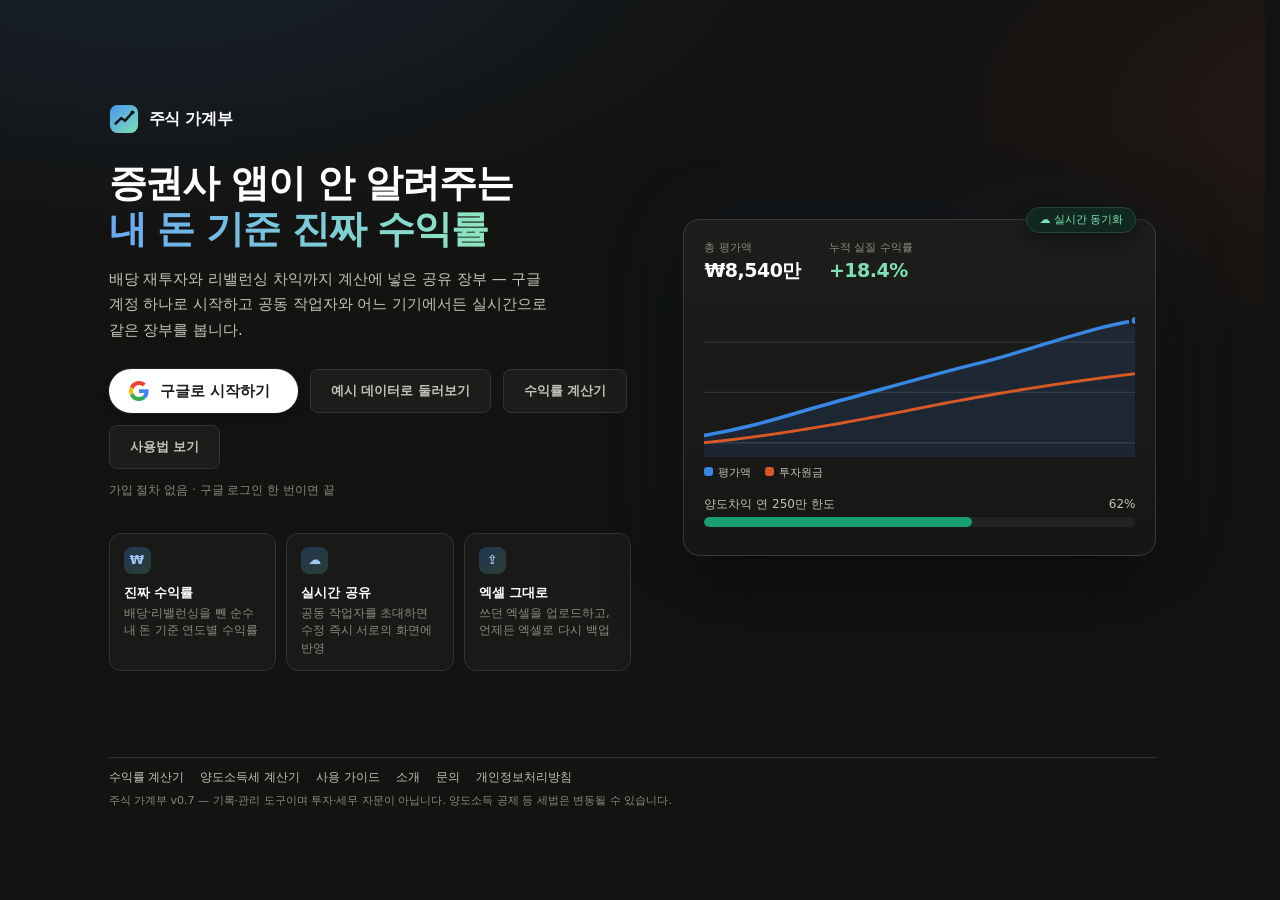
<file: index.html>
<!doctype html>
<html lang="ko">
  <head>
    <meta charset="UTF-8" />
    <meta name="viewport" content="width=device-width, initial-scale=1.0" />
    <meta name="theme-color" content="#131312" />
    <meta name="description" content="주식 가계부 — 증권사 앱이 알려주지 않는 내 돈 기준 수익률을 계산하는 공유 배당 가계부." />
    <title>주식 가계부 — 공유 배당 가계부</title>
    <link rel="icon" href="/favicon.svg" type="image/svg+xml" />
    <link rel="icon" href="/favicon-32.png" sizes="32x32" type="image/png" />
    <link rel="apple-touch-icon" href="/apple-touch-icon.png" />

    <!-- 이 앱은 주소가 ?tab=, ?demo= 로 갈라지지만 문서는 하나다.
         중복 문서로 잡히지 않게 대표 주소를 하나로 고정한다. -->
    <link rel="canonical" href="https://duostockledger.github.io/" />

    <!-- 카톡·페북·트위터에 링크를 붙였을 때 뜨는 카드 -->
    <meta property="og:type" content="website" />
    <meta property="og:site_name" content="주식 가계부" />
    <meta property="og:locale" content="ko_KR" />
    <meta property="og:url" content="https://duostockledger.github.io/" />
    <meta property="og:title" content="주식 가계부 — 내 돈 기준 진짜 수익률" />
    <meta property="og:description" content="배당 재투자와 리밸런싱 실현차익을 뺀 순수 원금으로 수익률을 계산하는 2인 공유 배당 가계부. 무료." />
    <meta property="og:image" content="https://duostockledger.github.io/og.png" />
    <meta property="og:image:width" content="1200" />
    <meta property="og:image:height" content="630" />
    <meta name="twitter:card" content="summary_large_image" />

    <script type="application/ld+json">
    {
      "@context": "https://schema.org",
      "@type": "WebApplication",
      "name": "주식 가계부",
      "alternateName": "DuoStockLedger",
      "url": "https://duostockledger.github.io/",
      "applicationCategory": "FinanceApplication",
      "operatingSystem": "Web",
      "inLanguage": "ko",
      "offers": { "@type": "Offer", "price": "0", "priceCurrency": "KRW" },
      "description": "증권사 앱이 알려주지 않는 내 돈 기준 수익률을 계산하는 2인 공유 배당 투자 장부. 배당 재투자와 리밸런싱 실현차익을 뺀 순수 투자원금으로 수익률을 산출한다."
    }
    </script>

    <!-- 방문 집계는 두 갈래다.
         ① 자체 구현 (src/lib/track.ts → Supabase page_views, 무쿠키, 관리자 탭에서 열람)
         ② 구글 애널리틱스 (쿠키 사용 — 개인정보처리방침에 고지·거부 방법 안내)
         장부 내용은 어느 쪽으로도 전송되지 않는다. -->
    <script async src="https://www.googletagmanager.com/gtag/js?id=G-RTN5NM010Q"></script>
    <script>
      window.dataLayer = window.dataLayer || [];
      function gtag(){dataLayer.push(arguments);}
      gtag('js', new Date());
      gtag('config', 'G-RTN5NM010Q');
    </script>

    <script type="module" crossorigin src="/assets/index-Clp6xg6Q.js"></script>
    <link rel="stylesheet" crossorigin href="/assets/index-DEl2LK3-.css">
  </head>
  <body>
    <div id="root"></div>
    <!-- 자바스크립트 없이 접근하는 크롤러·브라우저를 위한 최소 안내와 링크 -->
    <noscript>
      <div style="max-width:720px;margin:40px auto;padding:0 20px;color:#c3c2b7;font-family:system-ui,sans-serif;line-height:1.8">
        <h1 style="color:#fff">주식 가계부</h1>
        <p>
          증권사 앱이 알려주지 않는 <b style="color:#fff">내 돈 기준 진짜 수익률</b>을 계산하는 2인 공유 배당 투자 장부입니다.
          배당 재투자와 리밸런싱 실현차익을 뺀 순수 투자원금 기준으로 수익률을 계산합니다.
        </p>
        <p>
          증권사 앱은 배당으로 다시 산 주식과 리밸런싱으로 실현한 차익까지 <b style="color:#fff">투자원금에 더합니다.</b>
          내 통장에서 나간 돈은 그대로인데 원금만 불어나니, 수익률 계산의 분모가 커져 실제보다 낮게 보입니다.
          성실하게 재투자한 사람일수록 성과가 깎여 보이는 구조입니다.
        </p>
        <p>
          이 서비스는 월말 잔고만 옮겨 적으면 그 왜곡을 걷어낸 수익률을 계산합니다.
          <b style="color:#fff">순수 투자원금 = 총 투자원금 − 배당 재투자액 − 리밸런싱 실현차익</b>,
          <b style="color:#fff">진짜 수익률 = 평가액 ÷ 순수 투자원금 − 1</b>. 무료이고 구글 로그인 하나로 시작합니다.
        </p>
        <p>이 화면을 보려면 자바스크립트가 필요합니다. 아래 페이지는 자바스크립트 없이도 열립니다.</p>
        <ul>
          <li><a href="/calculator.html" style="color:#3987e5">배당 재투자 수익률 계산기</a> — 로그인 없이 바로 계산</li>
          <li><a href="/tax-calculator.html" style="color:#3987e5">해외주식 양도소득세 계산기</a> — 250만원 공제와 남은 여력</li>
          <li><a href="/guide.html" style="color:#3987e5">사용 가이드</a> — 화면으로 보는 기록 방법</li>
          <li><a href="/about.html" style="color:#3987e5">서비스 소개</a></li>
          <li><a href="/contact.html" style="color:#3987e5">문의</a> · <a href="/privacy.html" style="color:#3987e5">개인정보처리방침</a></li>
        </ul>
      </div>
    </noscript>
  </body>
</html>
</file>
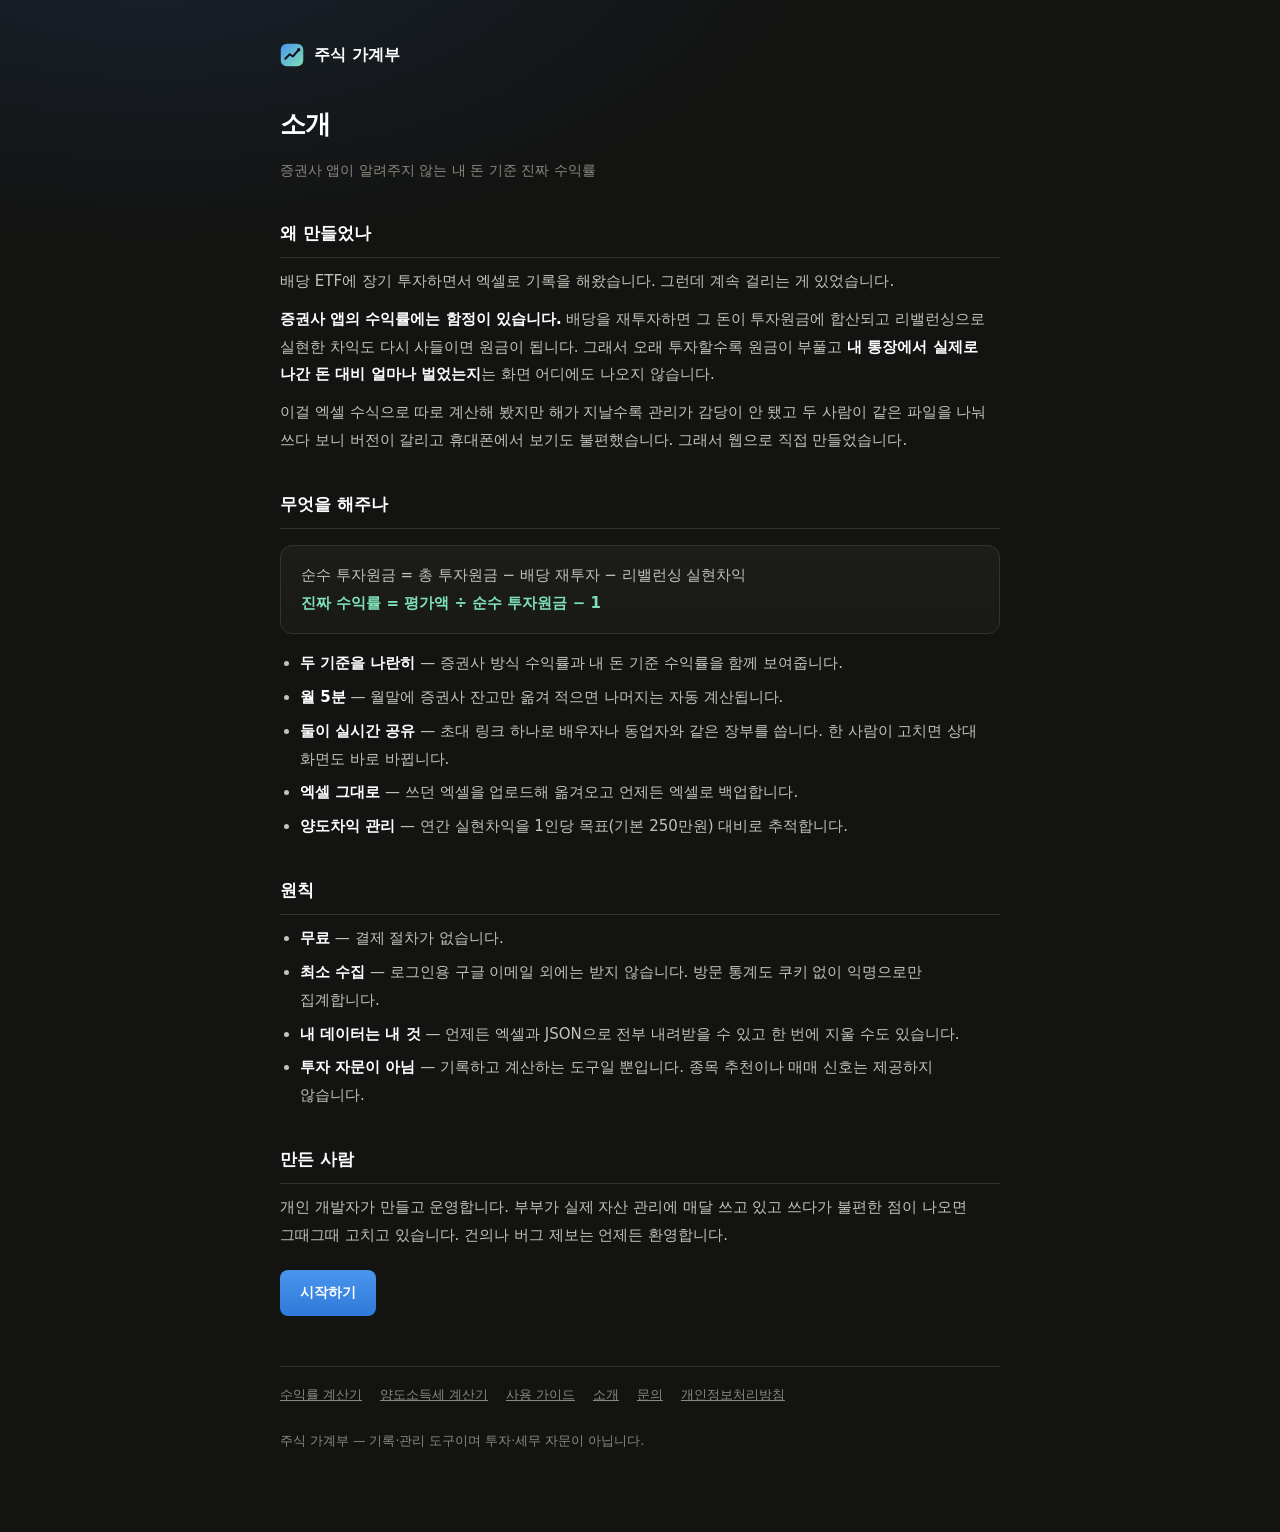
<file: about.html>
<!doctype html>
<html lang="ko">
<head>
<meta charset="UTF-8" />
<meta name="viewport" content="width=device-width, initial-scale=1.0" />
<meta name="theme-color" content="#131312" />
<meta name="description" content="주식 가계부 소개 — 배당 재투자와 리밸런싱을 뺀 내 돈 기준 진짜 수익률을 계산하는 2인 공유 투자 장부." />
<title>소개 — 주식 가계부</title>
<link rel="canonical" href="https://duostockledger.github.io/about.html" />
<meta property="og:type" content="article" />
<meta property="og:site_name" content="주식 가계부" />
<meta property="og:locale" content="ko_KR" />
<meta property="og:url" content="https://duostockledger.github.io/about.html" />
<meta property="og:title" content="소개 — 주식 가계부" />
<meta property="og:description" content="주식 가계부 소개 — 배당 재투자와 리밸런싱을 뺀 내 돈 기준 진짜 수익률을 계산하는 2인 공유 투자 장부." />
<meta property="og:image" content="https://duostockledger.github.io/og.png" />
<meta property="og:image:width" content="1200" />
<meta property="og:image:height" content="630" />
<meta name="twitter:card" content="summary_large_image" />
<link rel="icon" href="./favicon.svg" type="image/svg+xml" />
<link rel="icon" href="./favicon-32.png" sizes="32x32" type="image/png" />
<link rel="apple-touch-icon" href="./apple-touch-icon.png" />
<!-- 구글 애널리틱스 — 개인정보처리방침에 고지 -->
<script async src="https://www.googletagmanager.com/gtag/js?id=G-RTN5NM010Q"></script>
<script>
  window.dataLayer = window.dataLayer || [];
  function gtag(){dataLayer.push(arguments);}
  gtag('js', new Date());
  gtag('config', 'G-RTN5NM010Q');
</script>
<link rel="stylesheet" href="./page.css" />
</head>
<body>
<div class="wrap">

<a class="brand" href="./">
  <svg width="24" height="24" viewBox="0 0 32 32" aria-hidden="true">
    <defs><linearGradient id="bm" x1="0" y1="0" x2="1" y2="1">
      <stop offset="0" stop-color="#4a95ee" /><stop offset="1" stop-color="#7fe0b6" />
    </linearGradient></defs>
    <rect x="1" y="1" width="30" height="30" rx="8" fill="url(#bm)" />
    <path d="M7 21 L13 15 L17 18 L25 9" stroke="#10151d" stroke-width="2.6" fill="none" stroke-linecap="round" stroke-linejoin="round" />
    <circle cx="25" cy="9" r="2.2" fill="#10151d" />
  </svg>
  주식 가계부
</a>

<h1>소개</h1>
<p class="lead">증권사 앱이 알려주지 않는 내 돈 기준 진짜 수익률</p>

<h2>왜 만들었나</h2>
<p>
  배당 ETF에 장기 투자하면서 엑셀로 기록을 해왔습니다. 그런데 계속 걸리는 게 있었습니다.
</p>
<p>
  <b>증권사 앱의 수익률에는 함정이 있습니다.</b>
  배당을 재투자하면 그 돈이 투자원금에 합산되고 리밸런싱으로 실현한 차익도 다시 사들이면 원금이 됩니다.
  그래서 오래 투자할수록 원금이 부풀고 <b>내 통장에서 실제로 나간 돈 대비 얼마나 벌었는지</b>는
  화면 어디에도 나오지 않습니다.
</p>
<p>
  이걸 엑셀 수식으로 따로 계산해 봤지만 해가 지날수록 관리가 감당이 안 됐고
  두 사람이 같은 파일을 나눠 쓰다 보니 버전이 갈리고 휴대폰에서 보기도 불편했습니다.
  그래서 웹으로 직접 만들었습니다.
</p>

<h2>무엇을 해주나</h2>
<div class="card">
  순수 투자원금 = 총 투자원금 − 배당 재투자 − 리밸런싱 실현차익<br />
  <b style="color:var(--key-ink)">진짜 수익률 = 평가액 ÷ 순수 투자원금 − 1</b>
</div>
<ul>
  <li><b>두 기준을 나란히</b> — 증권사 방식 수익률과 내 돈 기준 수익률을 함께 보여줍니다.</li>
  <li><b>월 5분</b> — 월말에 증권사 잔고만 옮겨 적으면 나머지는 자동 계산됩니다.</li>
  <li><b>둘이 실시간 공유</b> — 초대 링크 하나로 배우자나 동업자와 같은 장부를 씁니다.
      한 사람이 고치면 상대 화면도 바로 바뀝니다.</li>
  <li><b>엑셀 그대로</b> — 쓰던 엑셀을 업로드해 옮겨오고 언제든 엑셀로 백업합니다.</li>
  <li><b>양도차익 관리</b> — 연간 실현차익을 1인당 목표(기본 250만원) 대비로 추적합니다.</li>
</ul>

<h2>원칙</h2>
<ul>
  <li><b>무료</b> — 결제 절차가 없습니다.</li>
  <li><b>최소 수집</b> — 로그인용 구글 이메일 외에는 받지 않습니다.
      방문 통계도 쿠키 없이 익명으로만 집계합니다.</li>
  <li><b>내 데이터는 내 것</b> — 언제든 엑셀과 JSON으로 전부 내려받을 수 있고
      한 번에 지울 수도 있습니다.</li>
  <li><b>투자 자문이 아님</b> — 기록하고 계산하는 도구일 뿐입니다.
      종목 추천이나 매매 신호는 제공하지 않습니다.</li>
</ul>

<h2>만든 사람</h2>
<p>
  개인 개발자가 만들고 운영합니다. 부부가 실제 자산 관리에 매달 쓰고 있고
  쓰다가 불편한 점이 나오면 그때그때 고치고 있습니다.
  건의나 버그 제보는 언제든 환영합니다.
</p>

<a class="cta" href="./">시작하기</a>

<div class="foot">
  <a href="./calculator.html">수익률 계산기</a>
  <a href="./tax-calculator.html">양도소득세 계산기</a>
  <a href="./guide.html">사용 가이드</a>
  <a href="./about.html">소개</a>
  <a href="./contact.html">문의</a>
  <a href="./privacy.html">개인정보처리방침</a>
  <br /><br />
  주식 가계부 — 기록·관리 도구이며 투자·세무 자문이 아닙니다.
</div>

</div>
</body>
</html>
</file>
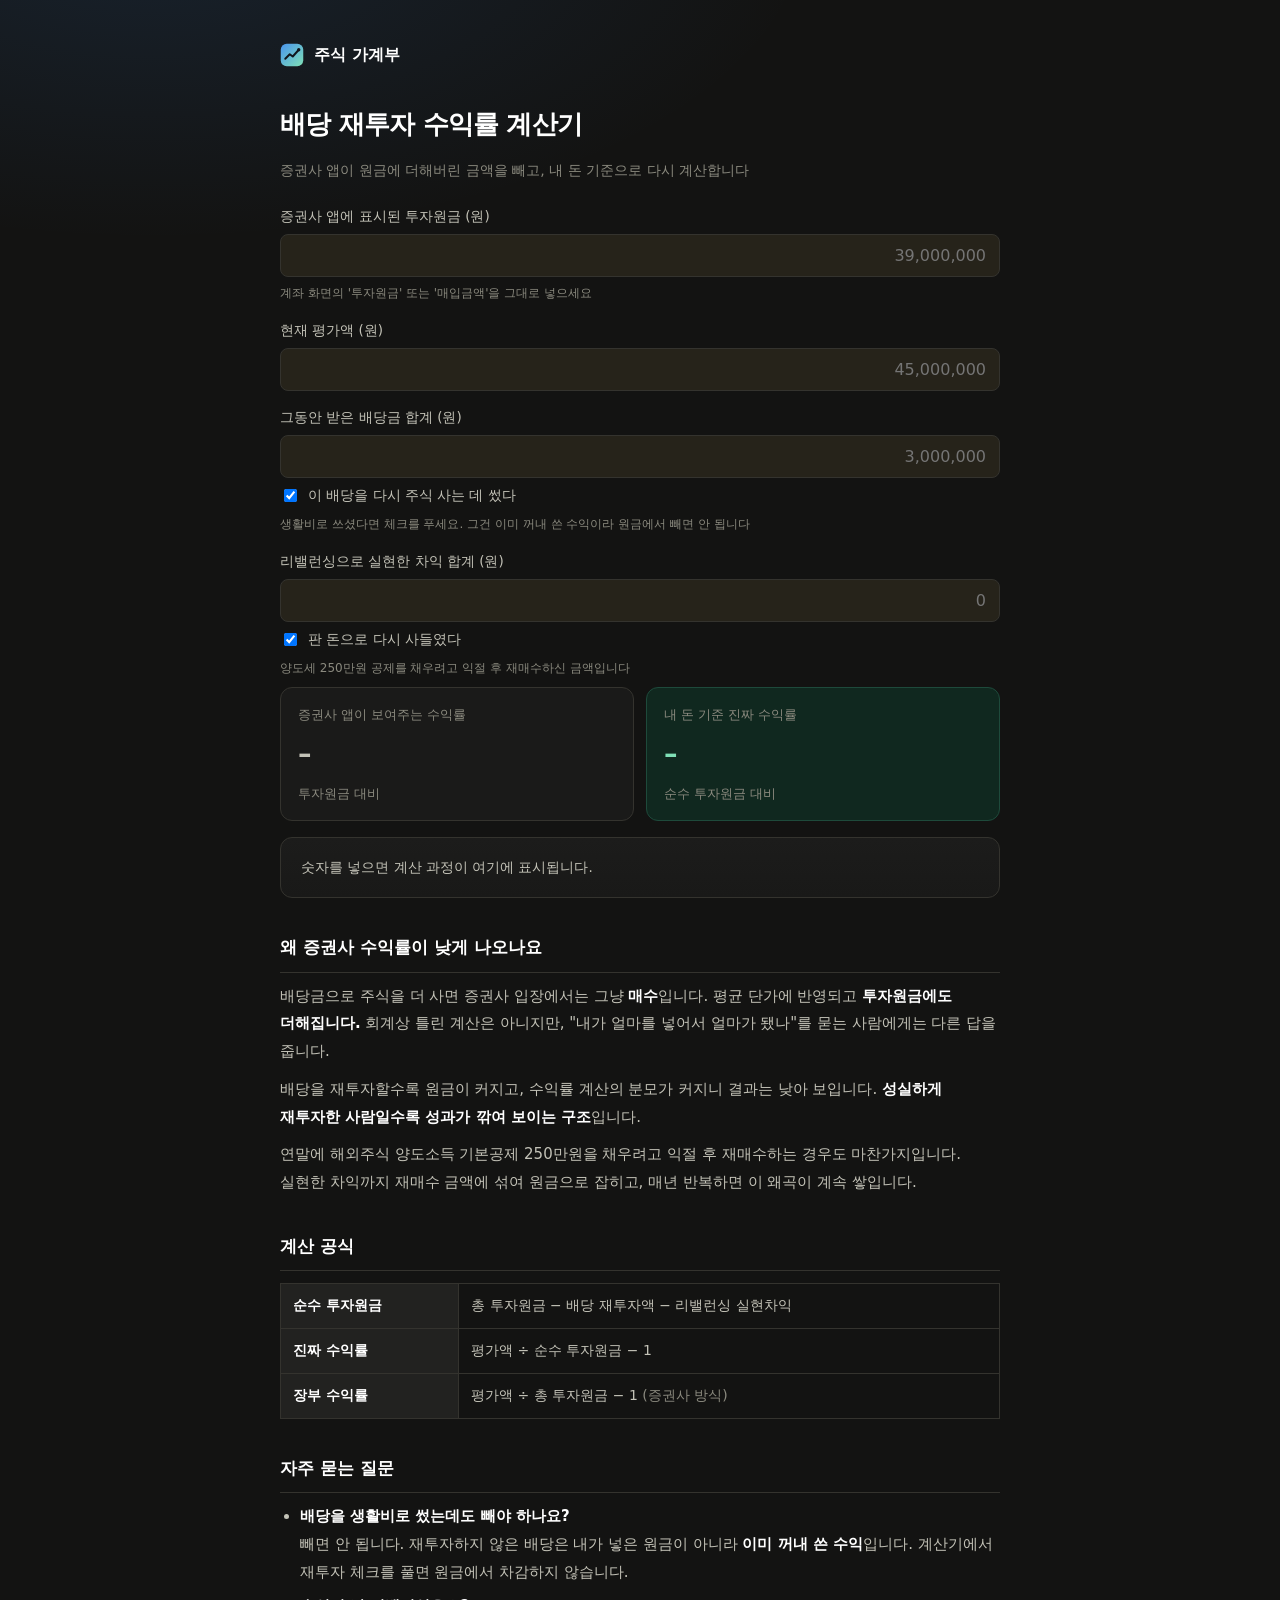
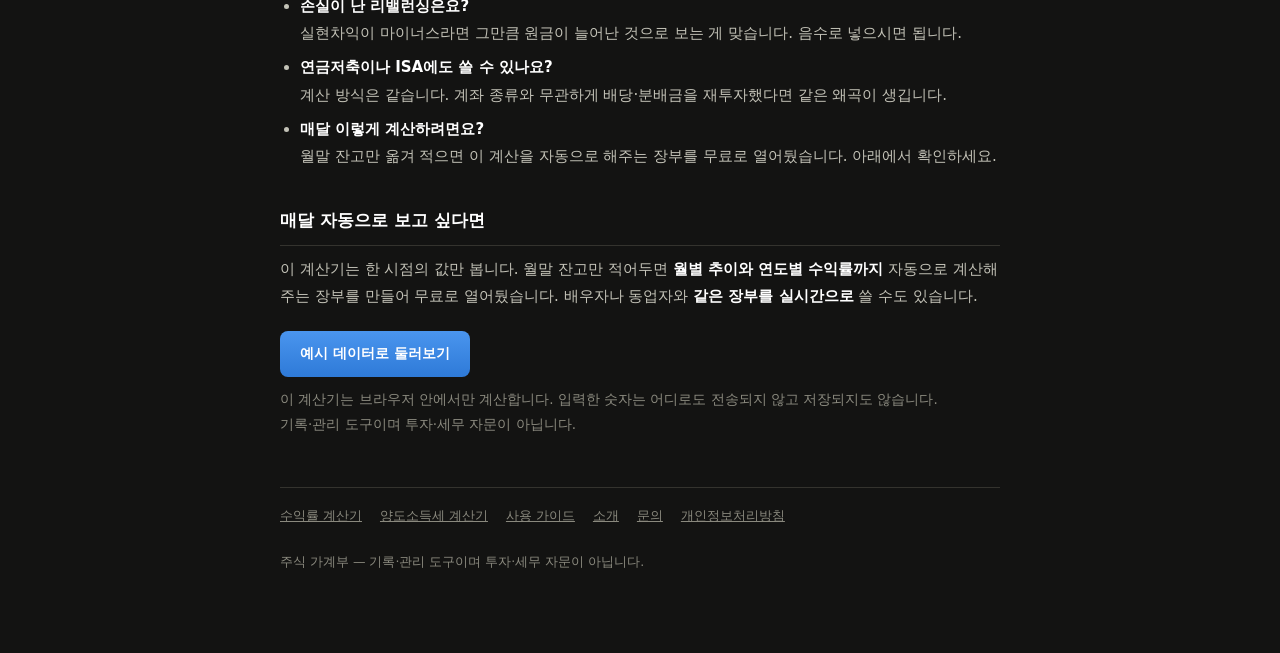
<file: calculator.html>
<!doctype html>
<html lang="ko">
<head>
<meta charset="UTF-8" />
<meta name="viewport" content="width=device-width, initial-scale=1.0" />
<meta name="theme-color" content="#131312" />
<meta name="description" content="배당 재투자 수익률 계산기 — 증권사 앱이 원금에 더해버린 배당 재투자와 리밸런싱 실현차익을 빼고, 내 통장에서 실제로 나간 돈 기준의 진짜 수익률을 바로 계산합니다. 로그인 없이 무료." />
<title>배당 재투자 수익률 계산기 — 내 돈 기준 진짜 수익률</title>
<link rel="canonical" href="https://duostockledger.github.io/calculator.html" />
<meta property="og:type" content="article" />
<meta property="og:site_name" content="주식 가계부" />
<meta property="og:locale" content="ko_KR" />
<meta property="og:url" content="https://duostockledger.github.io/calculator.html" />
<meta property="og:title" content="배당 재투자 수익률 계산기 — 내 돈 기준 진짜 수익률" />
<meta property="og:description" content="배당 재투자와 리밸런싱 차익을 뺀 순수 원금으로 진짜 수익률을 계산합니다. 로그인 없이 무료." />
<meta property="og:image" content="https://duostockledger.github.io/og.png" />
<meta property="og:image:width" content="1200" />
<meta property="og:image:height" content="630" />
<meta name="twitter:card" content="summary_large_image" />
<link rel="icon" href="./favicon.svg" type="image/svg+xml" />
<link rel="icon" href="./favicon-32.png" sizes="32x32" type="image/png" />
<link rel="apple-touch-icon" href="./apple-touch-icon.png" />
<!-- 구글 애널리틱스 — 개인정보처리방침에 고지 -->
<script async src="https://www.googletagmanager.com/gtag/js?id=G-RTN5NM010Q"></script>
<script>
  window.dataLayer = window.dataLayer || [];
  function gtag(){dataLayer.push(arguments);}
  gtag('js', new Date());
  gtag('config', 'G-RTN5NM010Q');
</script>
<link rel="stylesheet" href="./page.css" />
<style>
  .calc { display: grid; gap: 14px; margin: 20px 0 8px; }
  .fld { display: grid; gap: 5px; }
  .fld label { font-size: 13.5px; color: var(--dim); }
  .fld .note { font-size: 12px; color: var(--muted); }
  .fld input[type="text"] {
    background: #26231a; color: #ffd76a; border: 1px solid var(--line); border-radius: 8px;
    padding: 11px 13px; font-family: inherit; font-size: 16px; text-align: right;
    font-variant-numeric: tabular-nums; width: 100%;
  }
  .fld input:focus { outline: 1px solid var(--s1); }
  .chk { display: flex; align-items: center; gap: 8px; font-size: 13.5px; color: var(--dim); cursor: pointer; }
  .out { display: grid; grid-template-columns: 1fr 1fr; gap: 12px; margin: 4px 0 6px; }
  @media (max-width: 560px) { .out { grid-template-columns: 1fr; } }
  .box { background: var(--surface); border: 1px solid var(--line); border-radius: 12px; padding: 15px 17px; }
  .box.hi { border-color: #1e4a3b; background: #10281f; }
  .box .k { font-size: 12.5px; color: var(--muted); }
  .box .v { font-size: 27px; font-weight: 800; letter-spacing: -1px; margin-top: 3px; font-variant-numeric: tabular-nums; }
  .box .s { font-size: 12.5px; color: var(--muted); margin-top: 3px; }
  .box.hi .v { color: var(--key-ink); }
  .gap { text-align: center; font-size: 14.5px; color: var(--dim); margin: 2px 0 6px; }
  .gap b { color: var(--key-ink); font-size: 17px; }
  .steps { font-size: 13.5px; color: var(--dim); line-height: 2; }
  .steps span { color: var(--muted); }
  .steps b { color: var(--ink); font-variant-numeric: tabular-nums; }
  .neg { color: #e66767 !important; }
</style>
</head>
<body>
<div class="wrap">

<a class="brand" href="./">
  <svg width="24" height="24" viewBox="0 0 32 32" aria-hidden="true">
    <defs><linearGradient id="bm" x1="0" y1="0" x2="1" y2="1">
      <stop offset="0" stop-color="#4a95ee" /><stop offset="1" stop-color="#7fe0b6" />
    </linearGradient></defs>
    <rect x="1" y="1" width="30" height="30" rx="8" fill="url(#bm)" />
    <path d="M7 21 L13 15 L17 18 L25 9" stroke="#10151d" stroke-width="2.6" fill="none" stroke-linecap="round" stroke-linejoin="round" />
    <circle cx="25" cy="9" r="2.2" fill="#10151d" />
  </svg>
  주식 가계부
</a>

<h1>배당 재투자 수익률 계산기</h1>
<p class="lead">증권사 앱이 원금에 더해버린 금액을 빼고, 내 돈 기준으로 다시 계산합니다</p>

<div class="calc">
  <div class="fld">
    <label for="cost">증권사 앱에 표시된 투자원금 (원)</label>
    <input id="cost" type="text" inputmode="numeric" placeholder="39,000,000" />
    <span class="note">계좌 화면의 '투자원금' 또는 '매입금액'을 그대로 넣으세요</span>
  </div>

  <div class="fld">
    <label for="value">현재 평가액 (원)</label>
    <input id="value" type="text" inputmode="numeric" placeholder="45,000,000" />
  </div>

  <div class="fld">
    <label for="div">그동안 받은 배당금 합계 (원)</label>
    <input id="div" type="text" inputmode="numeric" placeholder="3,000,000" />
    <label class="chk"><input id="divRe" type="checkbox" checked /> 이 배당을 다시 주식 사는 데 썼다</label>
    <span class="note">생활비로 쓰셨다면 체크를 푸세요. 그건 이미 꺼내 쓴 수익이라 원금에서 빼면 안 됩니다</span>
  </div>

  <div class="fld">
    <label for="rebal">리밸런싱으로 실현한 차익 합계 (원)</label>
    <input id="rebal" type="text" inputmode="numeric" placeholder="0" />
    <label class="chk"><input id="rebalRe" type="checkbox" checked /> 판 돈으로 다시 사들였다</label>
    <span class="note">양도세 250만원 공제를 채우려고 익절 후 재매수하신 금액입니다</span>
  </div>
</div>

<div class="out">
  <div class="box">
    <div class="k">증권사 앱이 보여주는 수익률</div>
    <div class="v" id="rBook">–</div>
    <div class="s" id="sBook">투자원금 대비</div>
  </div>
  <div class="box hi">
    <div class="k">내 돈 기준 진짜 수익률</div>
    <div class="v" id="rReal">–</div>
    <div class="s" id="sReal">순수 투자원금 대비</div>
  </div>
</div>
<p class="gap" id="gap"></p>

<div class="card">
  <div class="steps" id="steps">
    숫자를 넣으면 계산 과정이 여기에 표시됩니다.
  </div>
</div>

<h2>왜 증권사 수익률이 낮게 나오나요</h2>
<p>
  배당금으로 주식을 더 사면 증권사 입장에서는 그냥 <b>매수</b>입니다.
  평균 단가에 반영되고 <b>투자원금에도 더해집니다.</b> 회계상 틀린 계산은 아니지만,
  "내가 얼마를 넣어서 얼마가 됐나"를 묻는 사람에게는 다른 답을 줍니다.
</p>
<p>
  배당을 재투자할수록 원금이 커지고, 수익률 계산의 분모가 커지니 결과는 낮아 보입니다.
  <b>성실하게 재투자한 사람일수록 성과가 깎여 보이는 구조</b>입니다.
</p>
<p>
  연말에 해외주식 양도소득 기본공제 250만원을 채우려고 익절 후 재매수하는 경우도 마찬가지입니다.
  실현한 차익까지 재매수 금액에 섞여 원금으로 잡히고, 매년 반복하면 이 왜곡이 계속 쌓입니다.
</p>

<h2>계산 공식</h2>
<table>
  <tr><th>순수 투자원금</th><td>총 투자원금 − 배당 재투자액 − 리밸런싱 실현차익</td></tr>
  <tr><th>진짜 수익률</th><td>평가액 ÷ 순수 투자원금 − 1</td></tr>
  <tr><th>장부 수익률</th><td>평가액 ÷ 총 투자원금 − 1 <span style="color:var(--muted)">(증권사 방식)</span></td></tr>
</table>

<h2>자주 묻는 질문</h2>
<ul>
  <li>
    <b>배당을 생활비로 썼는데도 빼야 하나요?</b><br />
    빼면 안 됩니다. 재투자하지 않은 배당은 내가 넣은 원금이 아니라 <b>이미 꺼내 쓴 수익</b>입니다.
    계산기에서 재투자 체크를 풀면 원금에서 차감하지 않습니다.
  </li>
  <li>
    <b>손실이 난 리밸런싱은요?</b><br />
    실현차익이 마이너스라면 그만큼 원금이 늘어난 것으로 보는 게 맞습니다. 음수로 넣으시면 됩니다.
  </li>
  <li>
    <b>연금저축이나 ISA에도 쓸 수 있나요?</b><br />
    계산 방식은 같습니다. 계좌 종류와 무관하게 배당·분배금을 재투자했다면 같은 왜곡이 생깁니다.
  </li>
  <li>
    <b>매달 이렇게 계산하려면요?</b><br />
    월말 잔고만 옮겨 적으면 이 계산을 자동으로 해주는 장부를 무료로 열어뒀습니다. 아래에서 확인하세요.
  </li>
</ul>

<h2>매달 자동으로 보고 싶다면</h2>
<p>
  이 계산기는 한 시점의 값만 봅니다. 월말 잔고만 적어두면 <b>월별 추이와 연도별 수익률까지</b>
  자동으로 계산해 주는 장부를 만들어 무료로 열어뒀습니다.
  배우자나 동업자와 <b>같은 장부를 실시간으로</b> 쓸 수도 있습니다.
</p>
<a class="cta" href="./?demo=1">예시 데이터로 둘러보기</a>

<p style="color:var(--muted); font-size:13.5px">
  이 계산기는 브라우저 안에서만 계산합니다. 입력한 숫자는 어디로도 전송되지 않고 저장되지도 않습니다.<br />
  기록·관리 도구이며 투자·세무 자문이 아닙니다.
</p>

<div class="foot">
  <a href="./calculator.html">수익률 계산기</a>
  <a href="./tax-calculator.html">양도소득세 계산기</a>
  <a href="./guide.html">사용 가이드</a>
  <a href="./about.html">소개</a>
  <a href="./contact.html">문의</a>
  <a href="./privacy.html">개인정보처리방침</a>
  <br /><br />
  주식 가계부 — 기록·관리 도구이며 투자·세무 자문이 아닙니다.
</div>

</div>

<script type="application/ld+json">
{
  "@context": "https://schema.org",
  "@type": "FAQPage",
  "mainEntity": [
    {
      "@type": "Question",
      "name": "배당을 생활비로 썼는데도 원금에서 빼야 하나요?",
      "acceptedAnswer": { "@type": "Answer", "text": "빼면 안 됩니다. 재투자하지 않은 배당은 내가 넣은 원금이 아니라 이미 꺼내 쓴 수익입니다." }
    },
    {
      "@type": "Question",
      "name": "증권사 앱 수익률은 왜 실제보다 낮게 나오나요?",
      "acceptedAnswer": { "@type": "Answer", "text": "배당금으로 주식을 더 사면 증권사는 이를 매수로 보고 투자원금에 더합니다. 원금이 커지면 수익률 계산의 분모가 커져 결과가 낮아 보입니다. 리밸런싱으로 실현한 차익을 재매수한 경우도 같습니다." }
    },
    {
      "@type": "Question",
      "name": "진짜 수익률은 어떻게 계산하나요?",
      "acceptedAnswer": { "@type": "Answer", "text": "순수 투자원금 = 총 투자원금 − 배당 재투자액 − 리밸런싱 실현차익. 진짜 수익률 = 평가액 ÷ 순수 투자원금 − 1 로 계산합니다." }
    }
  ]
}
</script>

<script>
(function () {
  var ids = ['cost', 'value', 'div', 'rebal'];
  var el = {};
  ids.concat(['divRe', 'rebalRe', 'rBook', 'sBook', 'rReal', 'sReal', 'gap', 'steps'])
     .forEach(function (k) { el[k] = document.getElementById(k); });

  var won = function (n) { return '₩' + Math.round(n).toLocaleString('ko-KR'); };
  var pct = function (n) { return (n * 100).toFixed(1) + '%'; };

  // 천 단위 쉼표를 넣으면서 커서가 밀리지 않게 앞쪽 숫자 개수로 되돌린다
  function group(raw) {
    var neg = raw.indexOf('-') === 0;
    var body = raw.replace(/-/g, '');
    return (neg ? '-' : '') + body.replace(/\B(?=(\d{3})+(?!\d))/g, ',');
  }
  function onInput(e) {
    var t = e.target;
    var before = t.value.slice(0, t.selectionStart);
    var kept = (before.match(/[\d-]/g) || []).length;
    var raw = (t.value.match(/-/) ? '-' : '') + t.value.replace(/[^\d]/g, '');
    var next = group(raw);
    var i = 0, seen = 0;
    while (i < next.length && seen < kept) { if (/[\d-]/.test(next[i])) seen++; i++; }
    t.value = next;
    t.setSelectionRange(i, i);
    calc();
  }
  var num = function (k) {
    var v = el[k].value.replace(/[^\d-]/g, '');
    return v === '' || v === '-' ? 0 : Number(v);
  };

  function calc() {
    var cost = num('cost'), value = num('value');
    var dv = num('div'), rb = num('rebal');
    var cut = (el.divRe.checked ? dv : 0) + (el.rebalRe.checked ? rb : 0);
    var pure = cost - cut;

    if (!cost || !value) {
      el.rBook.textContent = '–'; el.rReal.textContent = '–';
      el.sBook.textContent = '투자원금 대비'; el.sReal.textContent = '순수 투자원금 대비';
      el.gap.textContent = '';
      el.steps.innerHTML = '숫자를 넣으면 계산 과정이 여기에 표시됩니다.';
      return;
    }

    var rBook = value / cost - 1;
    el.rBook.textContent = pct(rBook);
    el.rBook.className = 'v' + (rBook < 0 ? ' neg' : '');
    el.sBook.textContent = won(cost) + ' 기준';

    if (pure <= 0) {
      el.rReal.textContent = '–';
      el.sReal.textContent = '순수 원금이 0 이하입니다. 입력을 확인해 주세요';
      el.gap.textContent = '';
    } else {
      var rReal = value / pure - 1;
      el.rReal.textContent = pct(rReal);
      el.rReal.className = 'v' + (rReal < 0 ? ' neg' : '');
      el.sReal.textContent = won(pure) + ' 기준';
      var d = (rReal - rBook) * 100;
      el.gap.innerHTML = cut > 0
        ? '같은 계좌인데 <b>' + d.toFixed(1) + '%p</b> 차이가 납니다'
        : '재투자한 금액이 없어 두 수익률이 같습니다';
    }

    var rows = [
      ['증권사 투자원금', won(cost)],
      el.divRe.checked && dv ? ['− 배당 재투자', won(dv)] : null,
      el.rebalRe.checked && rb ? ['− 리밸런싱 실현차익', won(rb)] : null,
      ['= 순수 투자원금', won(pure)],
      ['현재 평가액', won(value)],
      ['불어난 금액', won(value - pure)],
    ].filter(Boolean);
    el.steps.innerHTML = rows.map(function (r) {
      return '<span>' + r[0] + '</span> &nbsp; <b>' + r[1] + '</b>';
    }).join('<br />');
  }

  ids.forEach(function (k) { el[k].addEventListener('input', onInput); });
  el.divRe.addEventListener('change', calc);
  el.rebalRe.addEventListener('change', calc);
})();
</script>
</body>
</html>
</file>
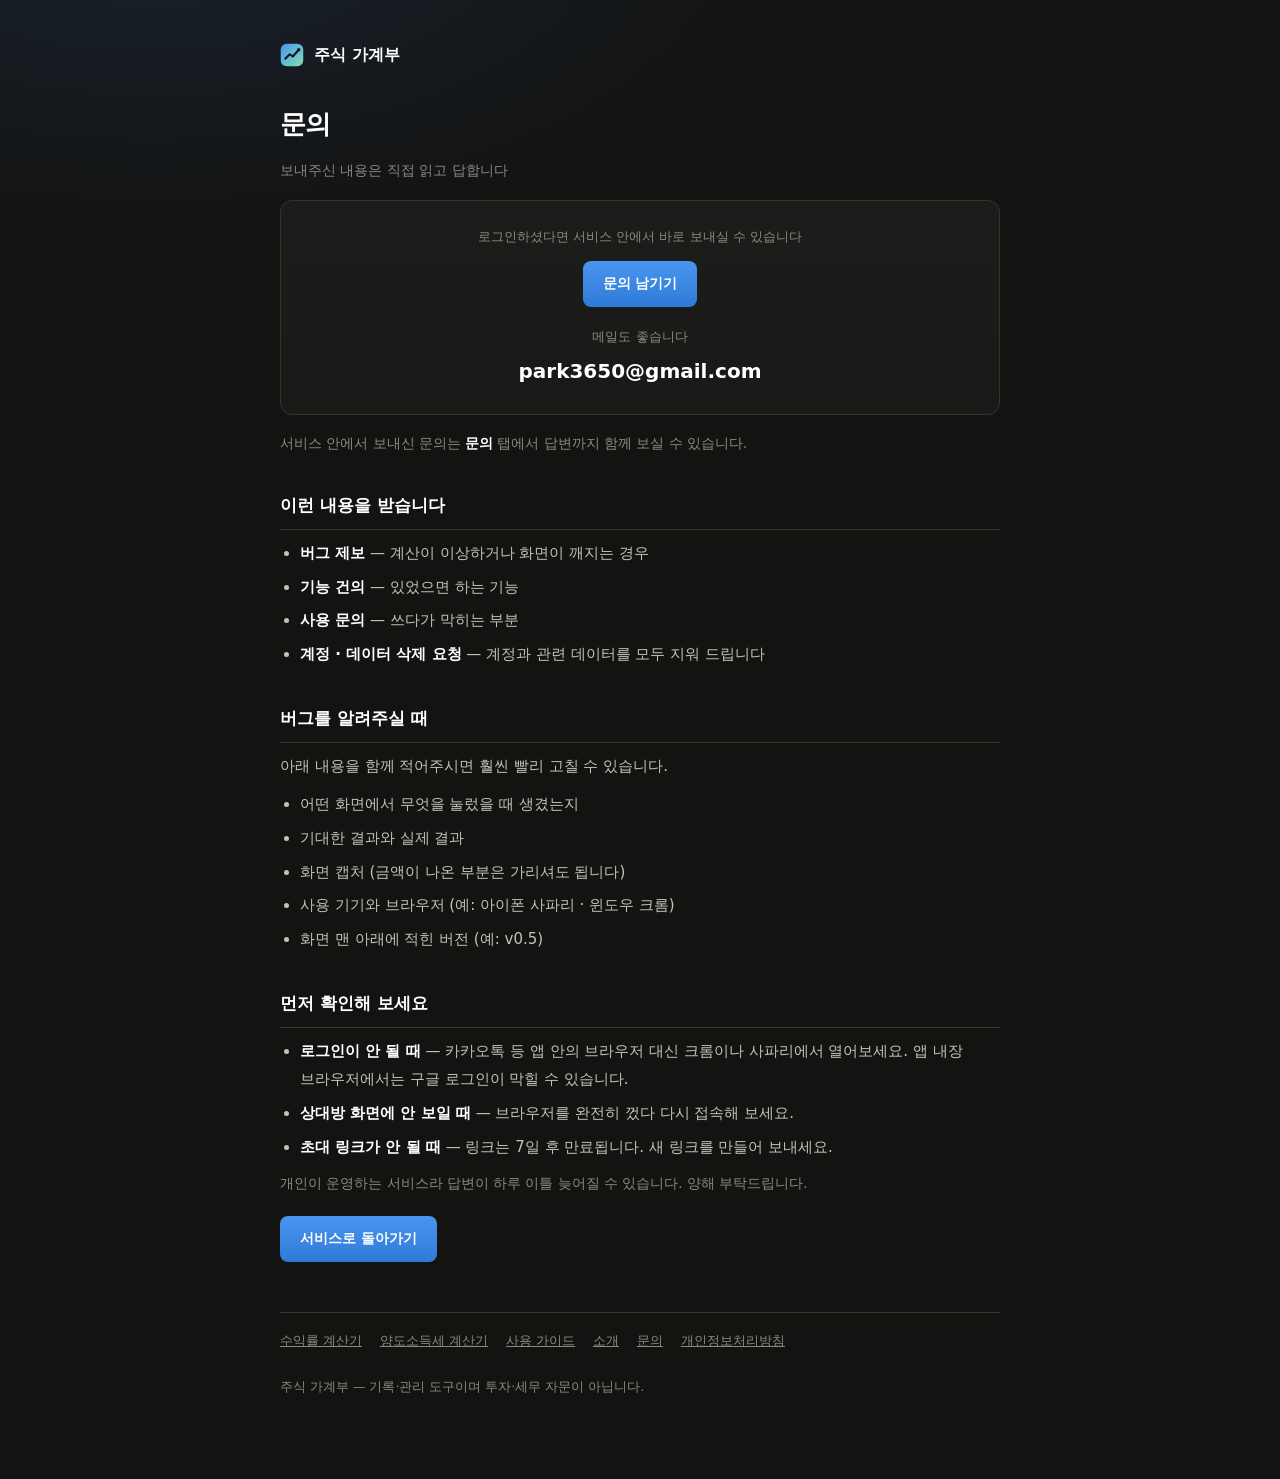
<file: contact.html>
<!doctype html>
<html lang="ko">
<head>
<meta charset="UTF-8" />
<meta name="viewport" content="width=device-width, initial-scale=1.0" />
<meta name="theme-color" content="#131312" />
<meta name="description" content="주식 가계부 문의 — 버그 제보, 기능 건의, 계정 삭제 요청을 받습니다." />
<title>문의 — 주식 가계부</title>
<link rel="canonical" href="https://duostockledger.github.io/contact.html" />
<meta property="og:type" content="article" />
<meta property="og:site_name" content="주식 가계부" />
<meta property="og:locale" content="ko_KR" />
<meta property="og:url" content="https://duostockledger.github.io/contact.html" />
<meta property="og:title" content="문의 — 주식 가계부" />
<meta property="og:description" content="주식 가계부 문의 — 버그 제보, 기능 건의, 계정 삭제 요청을 받습니다." />
<meta property="og:image" content="https://duostockledger.github.io/og.png" />
<meta property="og:image:width" content="1200" />
<meta property="og:image:height" content="630" />
<meta name="twitter:card" content="summary_large_image" />
<link rel="icon" href="./favicon.svg" type="image/svg+xml" />
<link rel="icon" href="./favicon-32.png" sizes="32x32" type="image/png" />
<link rel="apple-touch-icon" href="./apple-touch-icon.png" />
<!-- 구글 애널리틱스 — 개인정보처리방침에 고지 -->
<script async src="https://www.googletagmanager.com/gtag/js?id=G-RTN5NM010Q"></script>
<script>
  window.dataLayer = window.dataLayer || [];
  function gtag(){dataLayer.push(arguments);}
  gtag('js', new Date());
  gtag('config', 'G-RTN5NM010Q');
</script>
<link rel="stylesheet" href="./page.css" />
</head>
<body>
<div class="wrap">

<a class="brand" href="./">
  <svg width="24" height="24" viewBox="0 0 32 32" aria-hidden="true">
    <defs><linearGradient id="bm" x1="0" y1="0" x2="1" y2="1">
      <stop offset="0" stop-color="#4a95ee" /><stop offset="1" stop-color="#7fe0b6" />
    </linearGradient></defs>
    <rect x="1" y="1" width="30" height="30" rx="8" fill="url(#bm)" />
    <path d="M7 21 L13 15 L17 18 L25 9" stroke="#10151d" stroke-width="2.6" fill="none" stroke-linecap="round" stroke-linejoin="round" />
    <circle cx="25" cy="9" r="2.2" fill="#10151d" />
  </svg>
  주식 가계부
</a>

<h1>문의</h1>
<p class="lead">보내주신 내용은 직접 읽고 답합니다</p>

<div class="card" style="text-align:center; padding:24px">
  <div style="color:var(--muted); font-size:13px">로그인하셨다면 서비스 안에서 바로 보내실 수 있습니다</div>
  <a class="cta" href="./?tab=contact" style="margin:12px 0 4px">문의 남기기</a>
  <div style="color:var(--muted); font-size:13px; margin-top:14px">메일도 좋습니다</div>
  <div style="color:var(--ink); font-size:20px; font-weight:700; margin-top:4px">
    park3650@gmail.com
  </div>
</div>

<p style="color:var(--muted); font-size:13.5px">
  서비스 안에서 보내신 문의는 <b>문의</b> 탭에서 답변까지 함께 보실 수 있습니다.
</p>

<h2>이런 내용을 받습니다</h2>
<ul>
  <li><b>버그 제보</b> — 계산이 이상하거나 화면이 깨지는 경우</li>
  <li><b>기능 건의</b> — 있었으면 하는 기능</li>
  <li><b>사용 문의</b> — 쓰다가 막히는 부분</li>
  <li><b>계정 · 데이터 삭제 요청</b> — 계정과 관련 데이터를 모두 지워 드립니다</li>
</ul>

<h2>버그를 알려주실 때</h2>
<p>아래 내용을 함께 적어주시면 훨씬 빨리 고칠 수 있습니다.</p>
<ul>
  <li>어떤 화면에서 무엇을 눌렀을 때 생겼는지</li>
  <li>기대한 결과와 실제 결과</li>
  <li>화면 캡처 (금액이 나온 부분은 가리셔도 됩니다)</li>
  <li>사용 기기와 브라우저 (예: 아이폰 사파리 · 윈도우 크롬)</li>
  <li>화면 맨 아래에 적힌 버전 (예: v0.5)</li>
</ul>

<h2>먼저 확인해 보세요</h2>
<ul>
  <li><b>로그인이 안 될 때</b> — 카카오톡 등 앱 안의 브라우저 대신
      크롬이나 사파리에서 열어보세요. 앱 내장 브라우저에서는 구글 로그인이 막힐 수 있습니다.</li>
  <li><b>상대방 화면에 안 보일 때</b> — 브라우저를 완전히 껐다 다시 접속해 보세요.</li>
  <li><b>초대 링크가 안 될 때</b> — 링크는 7일 후 만료됩니다. 새 링크를 만들어 보내세요.</li>
</ul>

<p style="color:var(--muted); font-size:13.5px">
  개인이 운영하는 서비스라 답변이 하루 이틀 늦어질 수 있습니다. 양해 부탁드립니다.
</p>

<a class="cta" href="./">서비스로 돌아가기</a>

<div class="foot">
  <a href="./calculator.html">수익률 계산기</a>
  <a href="./tax-calculator.html">양도소득세 계산기</a>
  <a href="./guide.html">사용 가이드</a>
  <a href="./about.html">소개</a>
  <a href="./contact.html">문의</a>
  <a href="./privacy.html">개인정보처리방침</a>
  <br /><br />
  주식 가계부 — 기록·관리 도구이며 투자·세무 자문이 아닙니다.
</div>

</div>
</body>
</html>
</file>
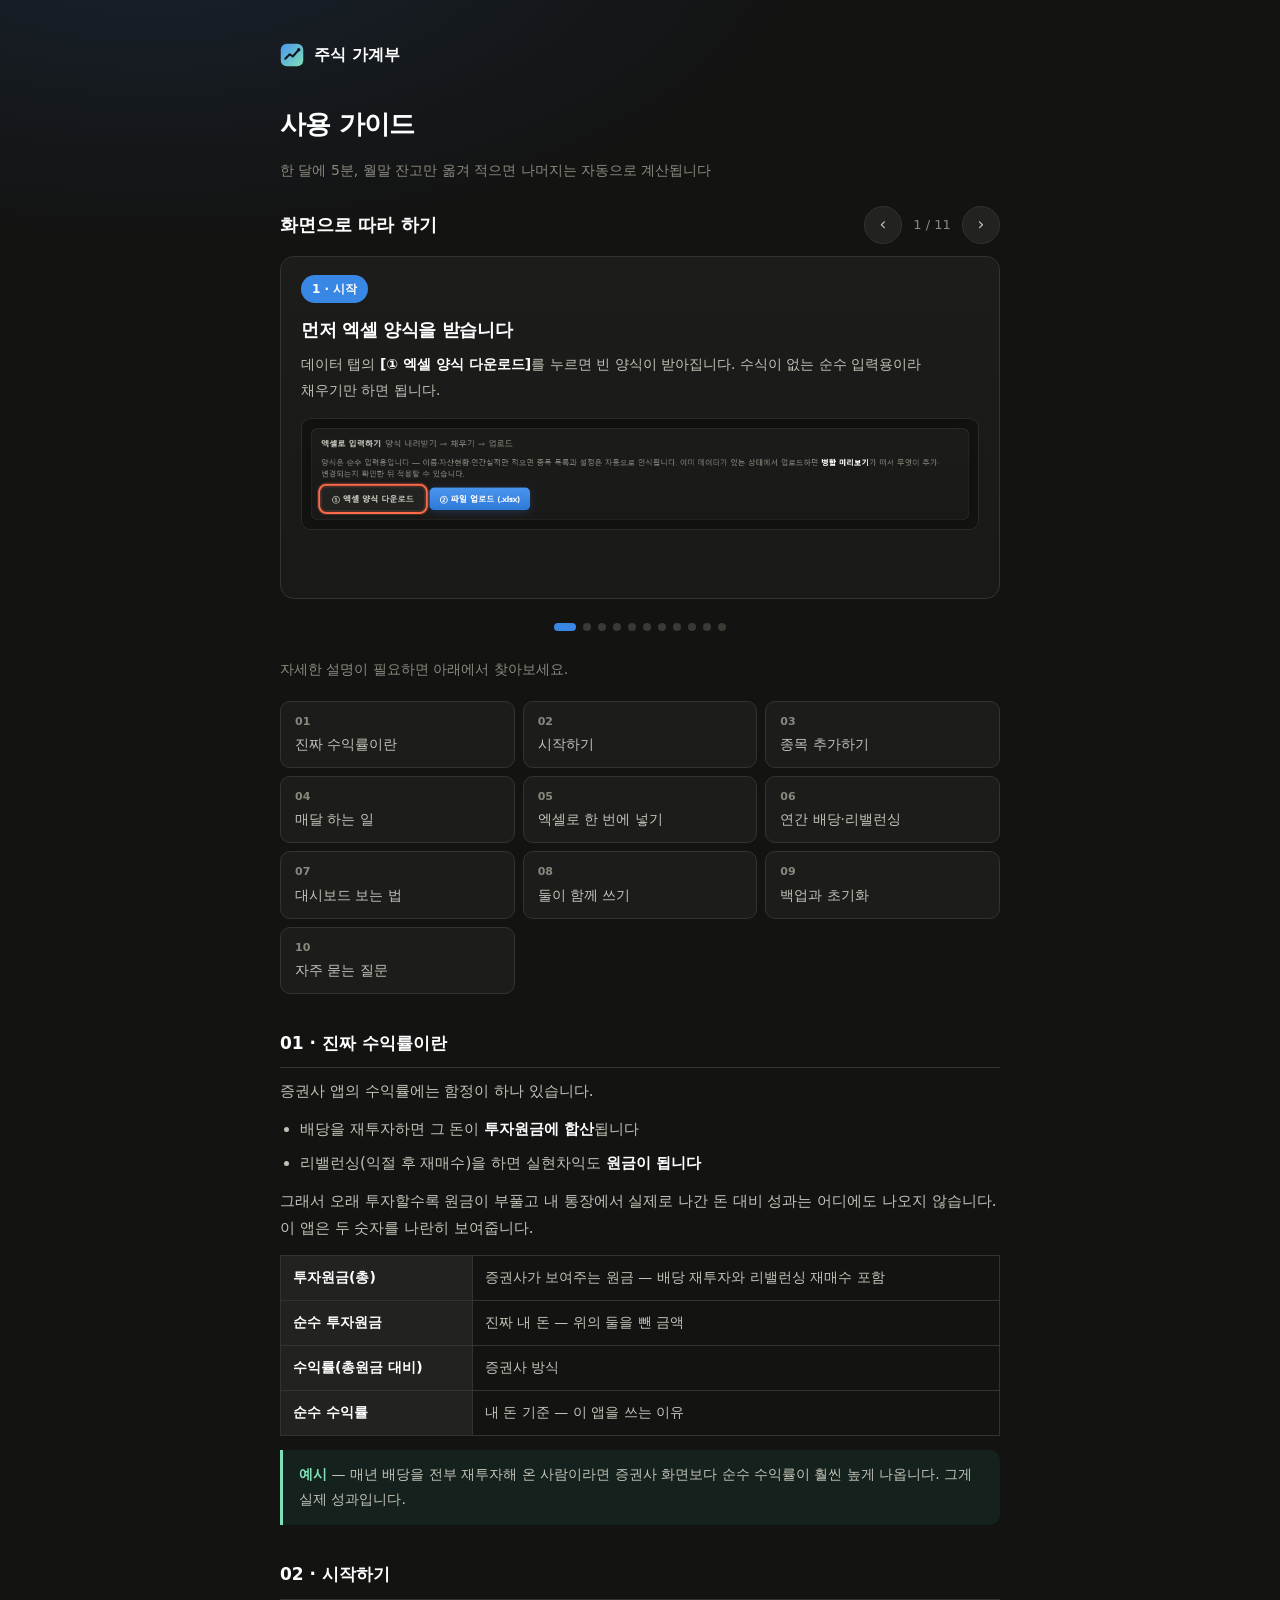
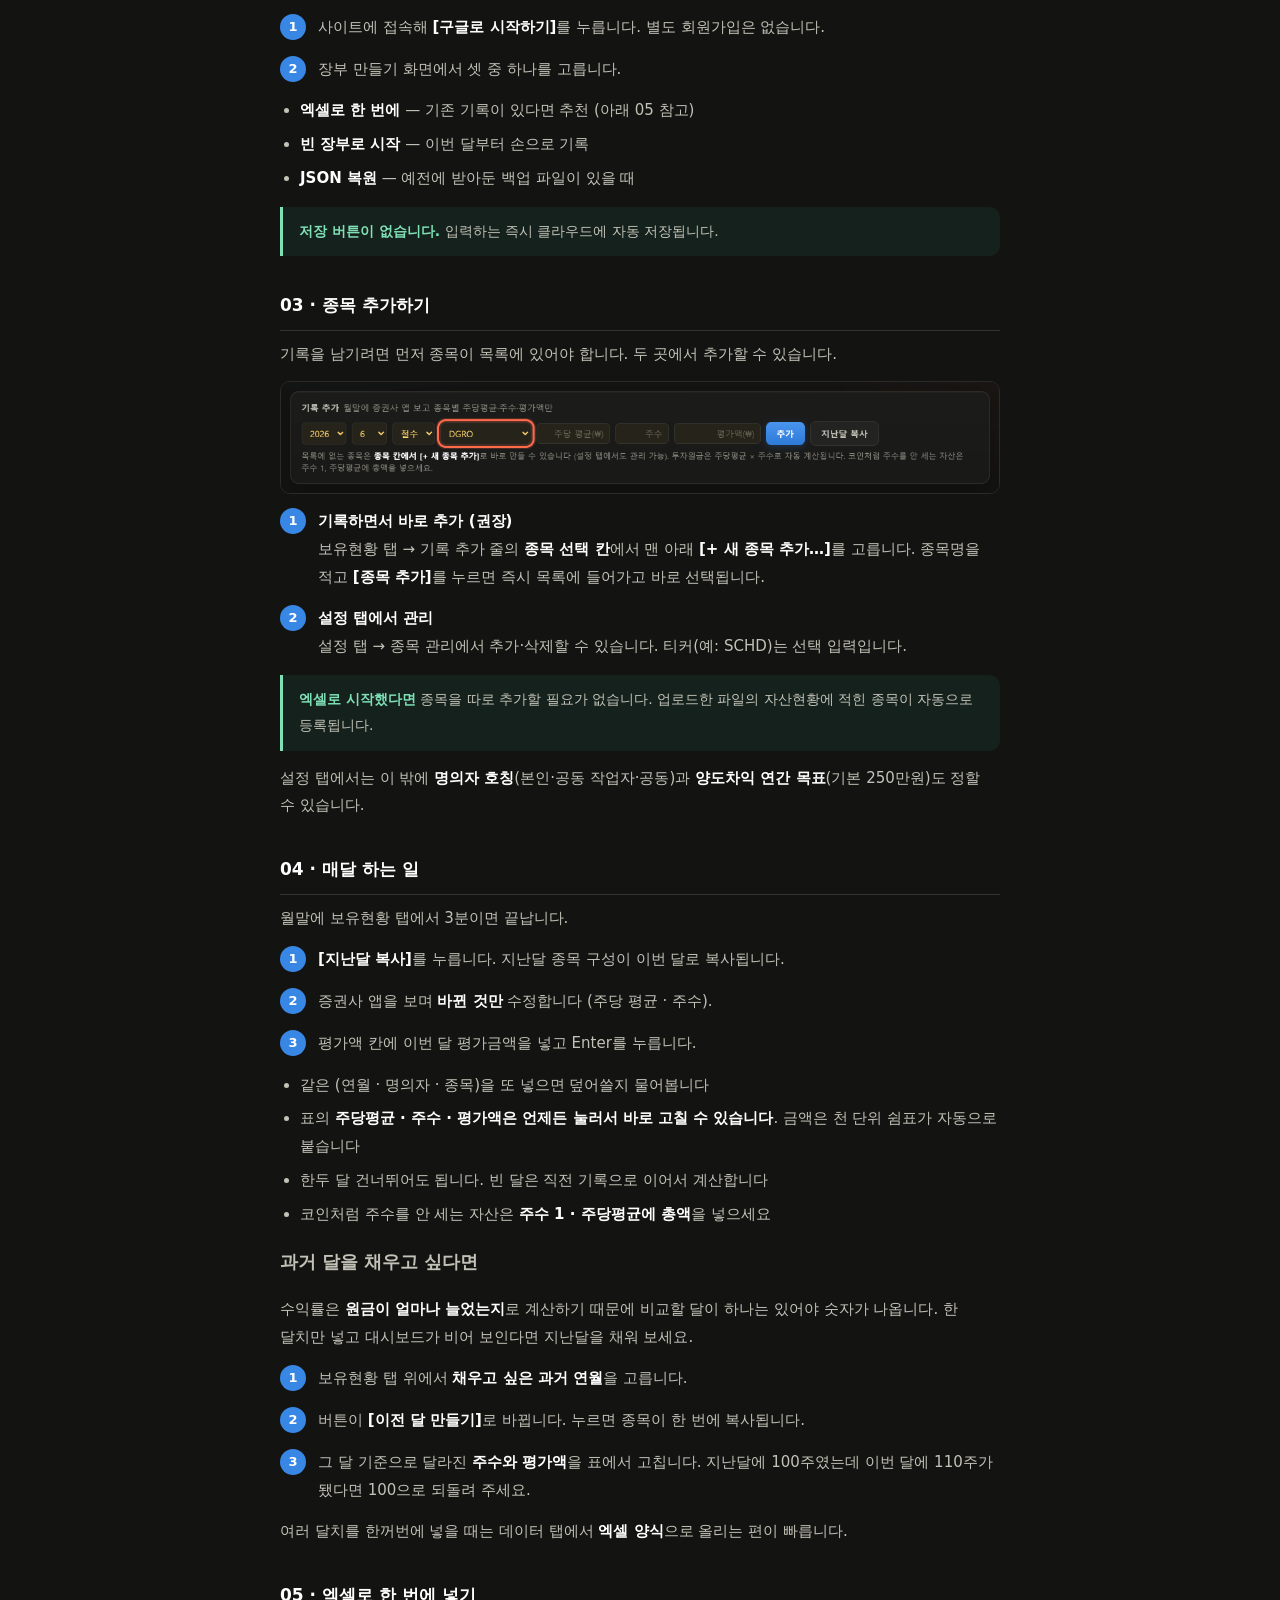
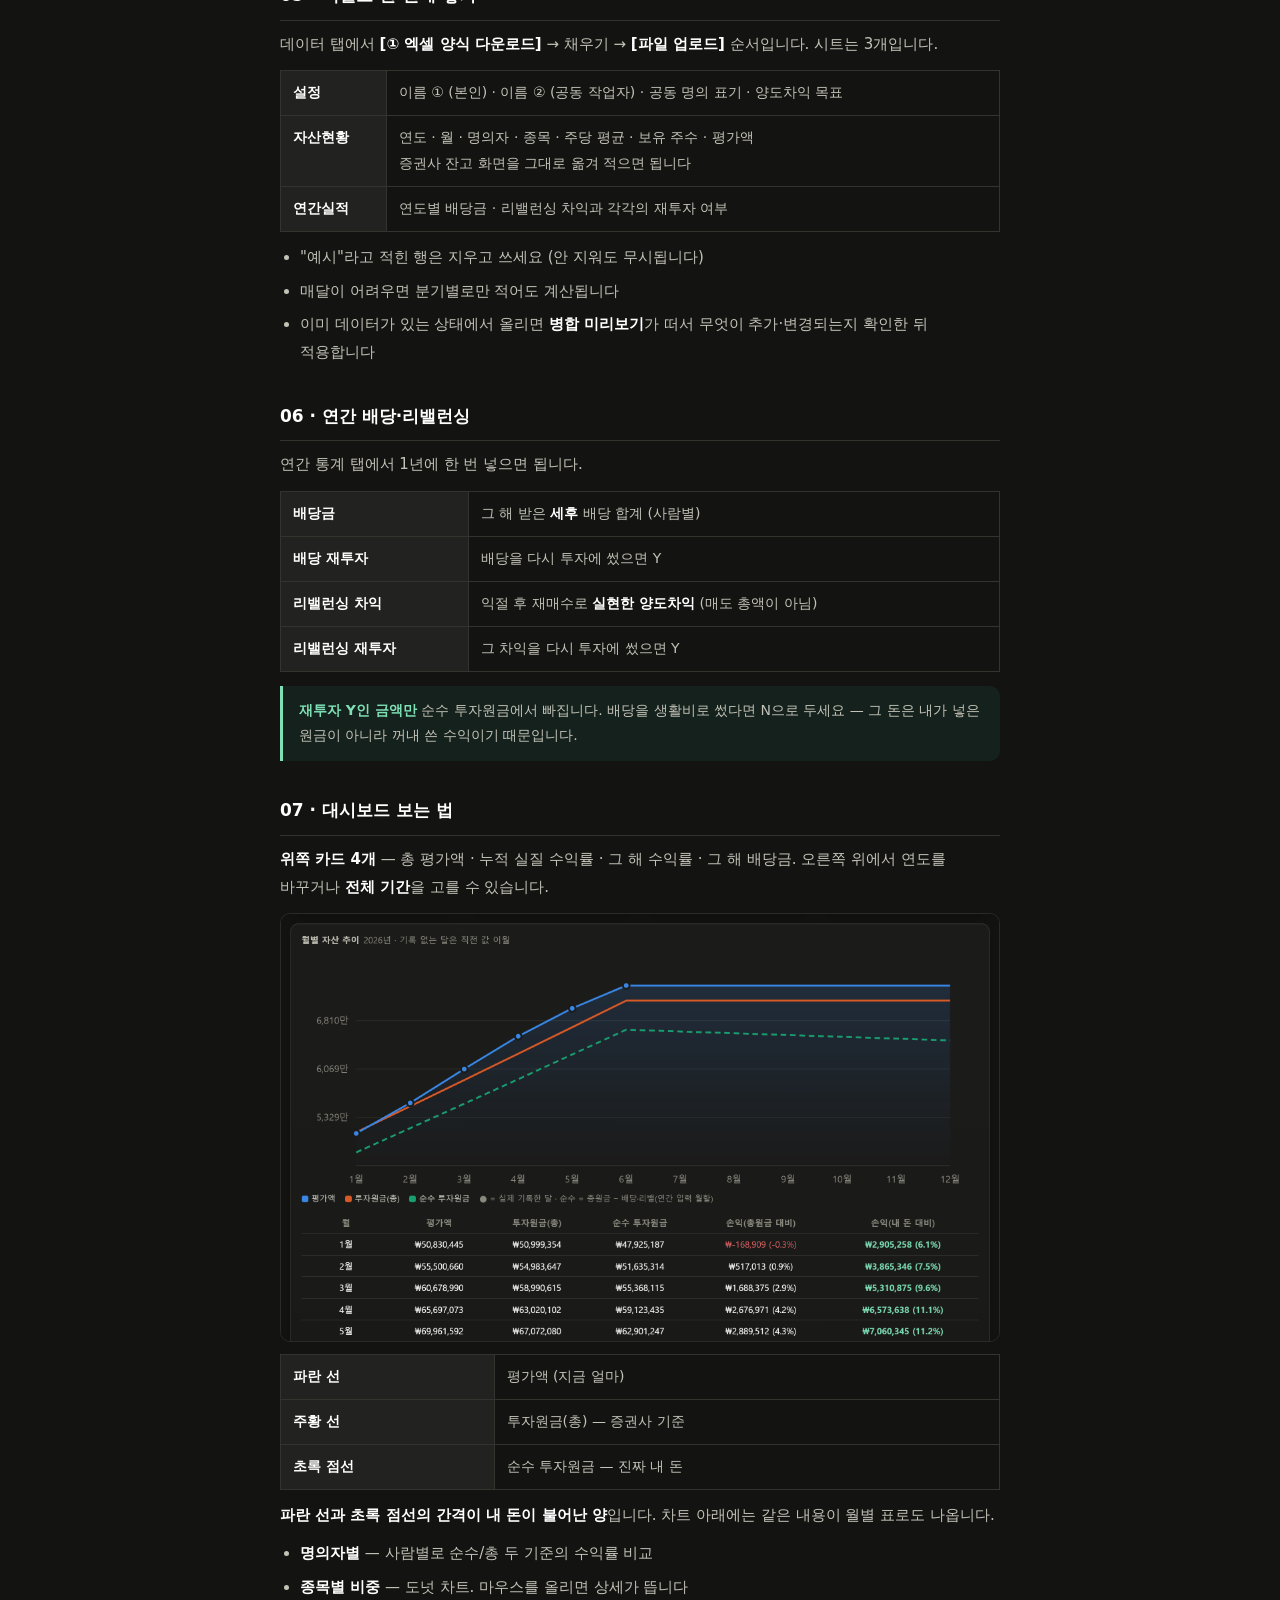
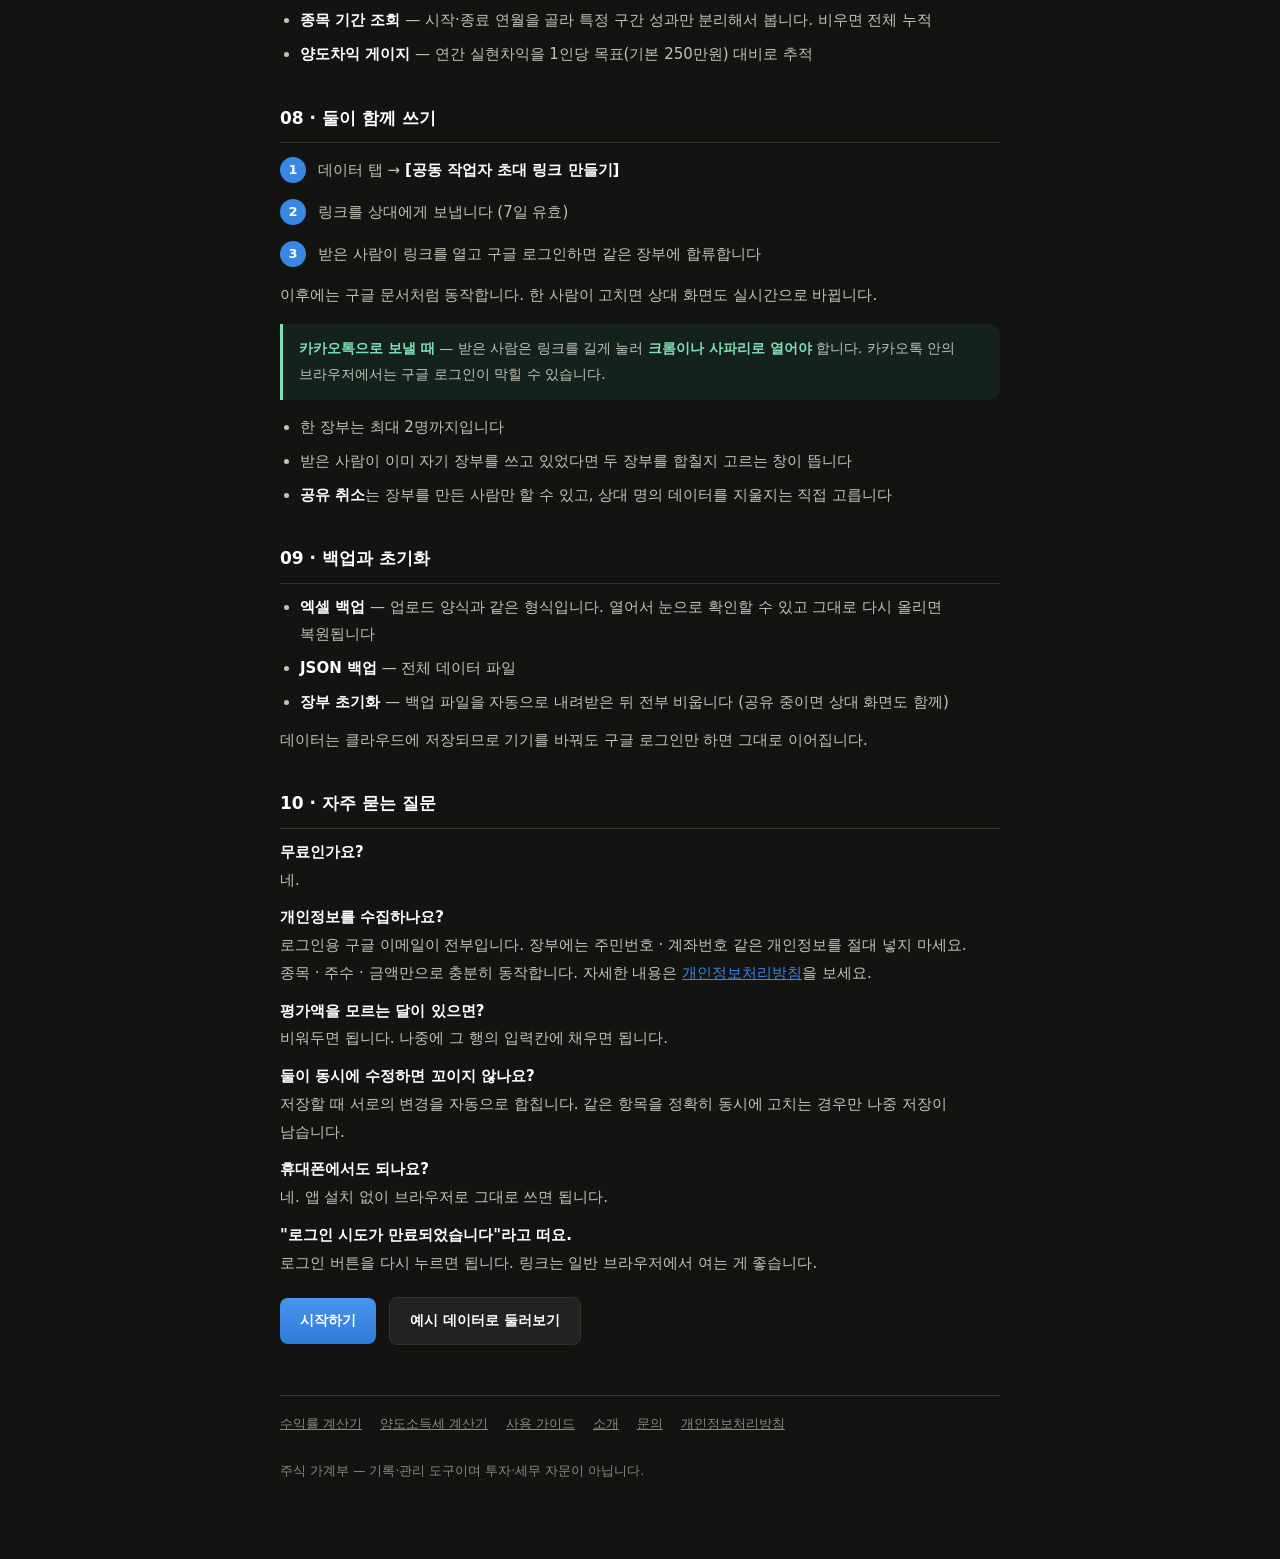
<file: guide.html>
<!doctype html>
<html lang="ko">
<head>
<meta charset="UTF-8" />
<meta name="viewport" content="width=device-width, initial-scale=1.0" />
<meta name="theme-color" content="#131312" />
<meta name="description" content="주식 가계부 사용 가이드 — 화면 그림으로 보는 기록 방법, 종목 추가, 엑셀 업로드, 대시보드 읽는 법, 둘이 공유하는 법." />
<title>사용 가이드 — 주식 가계부</title>
<link rel="canonical" href="https://duostockledger.github.io/guide.html" />
<meta property="og:type" content="article" />
<meta property="og:site_name" content="주식 가계부" />
<meta property="og:locale" content="ko_KR" />
<meta property="og:url" content="https://duostockledger.github.io/guide.html" />
<meta property="og:title" content="사용 가이드 — 주식 가계부" />
<meta property="og:description" content="주식 가계부 사용 가이드 — 화면 그림으로 보는 기록 방법, 종목 추가, 엑셀 업로드, 대시보드 읽는 법, 둘이 공유하는 법." />
<meta property="og:image" content="https://duostockledger.github.io/og.png" />
<meta property="og:image:width" content="1200" />
<meta property="og:image:height" content="630" />
<meta name="twitter:card" content="summary_large_image" />
<link rel="icon" href="./favicon.svg" type="image/svg+xml" />
<link rel="icon" href="./favicon-32.png" sizes="32x32" type="image/png" />
<link rel="apple-touch-icon" href="./apple-touch-icon.png" />
<!-- 구글 애널리틱스 — 개인정보처리방침에 고지 -->
<script async src="https://www.googletagmanager.com/gtag/js?id=G-RTN5NM010Q"></script>
<script>
  window.dataLayer = window.dataLayer || [];
  function gtag(){dataLayer.push(arguments);}
  gtag('js', new Date());
  gtag('config', 'G-RTN5NM010Q');
</script>
<link rel="stylesheet" href="./page.css" />
<style>
  /* 슬라이드 */
  .deck { margin: 22px 0 10px; }
  .deck-top { display: flex; align-items: center; justify-content: space-between; gap: 12px; margin-bottom: 12px; }
  .deck-top h2 { margin: 0; border: none; padding: 0; font-size: 18px; }
  .nav { display: flex; align-items: center; gap: 8px; }
  .nav button {
    width: 38px; height: 38px; border-radius: 50%; cursor: pointer;
    background: #222220; border: 1px solid var(--line); color: var(--dim);
    font-size: 17px; line-height: 1; font-family: inherit;
  }
  .nav button:hover { border-color: var(--s1); color: #fff; }
  .nav .count { color: var(--muted); font-size: 13px; min-width: 44px; text-align: center; font-variant-numeric: tabular-nums; }
  .slides {
    display: flex; gap: 18px; overflow-x: auto; scroll-snap-type: x mandatory;
    scroll-behavior: smooth; padding-bottom: 10px; -webkit-overflow-scrolling: touch;
  }
  .slides::-webkit-scrollbar { height: 8px; }
  .slides::-webkit-scrollbar-thumb { background: #34332e; border-radius: 999px; }
  .slide {
    flex: 0 0 100%; scroll-snap-align: center;
    background: linear-gradient(180deg, #1c1c1b, #191918);
    border: 1px solid var(--line); border-radius: 14px; padding: 18px 20px 20px;
  }
  .slide .n {
    display: inline-block; background: var(--s1); color: #fff;
    font-size: 12px; font-weight: 700; border-radius: 999px; padding: 3px 11px; margin-bottom: 10px;
  }
  .slide h3 { color: var(--ink); font-size: 18px; margin: 0 0 6px; letter-spacing: -0.4px; }
  .slide p { color: var(--dim); font-size: 14px; margin: 0 0 14px; }
  .slide img { width: 100%; border-radius: 10px; border: 1px solid #2a2a27; display: block; }
  .sheet { margin: 0; font-size: 13.5px; }
  .sheet th { white-space: nowrap; width: 96px; color: var(--input-ink); background: #24211a; }
  .sheet td { color: var(--dim); }
  .sheet code { font-size: 12.4px; }
  .dots { display: flex; justify-content: center; gap: 7px; margin-top: 14px; flex-wrap: wrap; }
  .dots i {
    width: 8px; height: 8px; border-radius: 50%; background: #3a3934; cursor: pointer;
    transition: background .15s, width .15s;
  }
  .dots i.on { background: var(--s1); width: 22px; border-radius: 999px; }

  /* 목차 */
  .toc { display: grid; grid-template-columns: repeat(auto-fit, minmax(190px, 1fr)); gap: 8px; margin: 18px 0 30px; }
  .toc a {
    display: block; background: #1c1c1b; border: 1px solid var(--line); border-radius: 10px;
    padding: 10px 14px; text-decoration: none; color: var(--dim); font-size: 13.5px;
  }
  .toc a:hover { border-color: var(--s1); color: var(--ink); }
  .toc b { display: block; color: var(--muted); font-size: 11px; font-weight: 600; }

  .step { display: flex; gap: 12px; margin: 14px 0; }
  .step .n {
    flex-shrink: 0; width: 26px; height: 26px; border-radius: 50%;
    background: var(--s1); color: #fff; font-size: 13px; font-weight: 700;
    display: flex; align-items: center; justify-content: center;
  }
  .tip { border-left: 3px solid var(--key-ink); background: #14211c; border-radius: 0 10px 10px 0; padding: 12px 16px; margin: 14px 0; font-size: 14px; }
  .tip b { color: var(--key-ink); }
  .shot-inline { width: 100%; border-radius: 10px; border: 1px solid #2a2a27; margin: 12px 0; display: block; }
  h2 { scroll-margin-top: 20px; }
  @media (max-width: 620px) {
    .deck-top { flex-direction: column; align-items: flex-start; }
    .slide { padding: 14px 14px 16px; }
  }
</style>
</head>
<body>
<div class="wrap">

<a class="brand" href="./">
  <svg width="24" height="24" viewBox="0 0 32 32" aria-hidden="true">
    <defs><linearGradient id="bm" x1="0" y1="0" x2="1" y2="1">
      <stop offset="0" stop-color="#4a95ee" /><stop offset="1" stop-color="#7fe0b6" />
    </linearGradient></defs>
    <rect x="1" y="1" width="30" height="30" rx="8" fill="url(#bm)" />
    <path d="M7 21 L13 15 L17 18 L25 9" stroke="#10151d" stroke-width="2.6" fill="none" stroke-linecap="round" stroke-linejoin="round" />
    <circle cx="25" cy="9" r="2.2" fill="#10151d" />
  </svg>
  주식 가계부
</a>

<h1>사용 가이드</h1>
<p class="lead">한 달에 5분, 월말 잔고만 옮겨 적으면 나머지는 자동으로 계산됩니다</p>

<!-- ── 그림으로 훑어보기 ── -->
<div class="deck">
  <div class="deck-top">
    <h2>화면으로 따라 하기</h2>
    <div class="nav">
      <button id="prev" aria-label="이전">‹</button>
      <span class="count" id="count">1 / 11</span>
      <button id="next" aria-label="다음">›</button>
    </div>
  </div>

  <div class="slides" id="slides">
    <div class="slide">
      <span class="n">1 · 시작</span>
      <h3>먼저 엑셀 양식을 받습니다</h3>
      <p>데이터 탭의 <b>[① 엑셀 양식 다운로드]</b>를 누르면 빈 양식이 받아집니다. 수식이 없는 순수 입력용이라 채우기만 하면 됩니다.</p>
      <img src="./guide/g0-template.png" alt="엑셀 양식 다운로드 버튼" />
    </div>

    <div class="slide">
      <span class="n">2 · 시작</span>
      <h3>양식에는 이것만 채웁니다</h3>
      <p>시트 3개, 노란 칸만 채우면 됩니다. 종목 목록은 적어 넣은 대로 자동 등록됩니다.</p>
      <table class="sheet">
        <tr><th>설정</th><td>이름 ① (본인) · 이름 ② (공동 작업자) · 양도차익 연 목표</td></tr>
        <tr><th>자산현황</th><td>월말 잔고를 한 줄씩 — <code>연도 · 월 · 명의자 · 종목 · 주당 평균 · 보유 주수 · 평가액</code><br />증권사 잔고 화면을 그대로 옮겨 적으면 됩니다</td></tr>
        <tr><th>연간실적</th><td>연도별로 — <code>배당금(각자) · 배당 재투자 Y/N · 리밸런싱 차익(각자) · 리밸런싱 재투자 Y/N</code></td></tr>
      </table>
    </div>

    <div class="slide">
      <span class="n">3 · 시작</span>
      <h3>채운 파일을 올리면 끝</h3>
      <p><b>[② 파일 업로드]</b>로 올리면 종목과 이름까지 자동 인식됩니다. 이미 데이터가 있으면 무엇이 추가·변경되는지 먼저 보여줍니다.</p>
      <img src="./guide/g9-excel.png" alt="파일 업로드 버튼" loading="lazy" />
    </div>

    <div class="slide">
      <span class="n">4 · 종목</span>
      <h3>목록에 없는 종목은 여기서 바로 추가</h3>
      <p>보유현황 탭의 종목 칸을 열어 맨 아래 <b>[+ 새 종목 추가…]</b>를 고르고 이름을 적으면 끝입니다. 설정 탭까지 갈 필요 없습니다.</p>
      <img src="./guide/g1-stock.png" alt="기록 추가 줄의 종목 선택 칸" loading="lazy" />
    </div>

    <div class="slide">
      <span class="n">5 · 기록</span>
      <h3>월말 잔고를 그대로 옮겨 적습니다</h3>
      <p>증권사 앱을 보며 주당 평균과 주수, 평가액만 넣으면 됩니다. 투자원금은 자동으로 계산됩니다.</p>
      <img src="./guide/g3-list.png" alt="보유현황 목록" loading="lazy" />
    </div>

    <div class="slide">
      <span class="n">6 · 매달</span>
      <h3>다음 달부터는 [지난달 복사]로 3초</h3>
      <p>지난달 종목 구성이 그대로 복사되고 평가액만 비워집니다. 바뀐 종목만 고치면 한 달치 기록이 끝납니다.</p>
      <img src="./guide/g2-copy.png" alt="지난달 복사 버튼" loading="lazy" />
    </div>

    <div class="slide">
      <span class="n">7 · 연간</span>
      <h3>배당과 리밸런싱은 그 해 누적값으로</h3>
      <p>월별로 나눠 적지 않습니다. <b>한 해 동안 받은 배당 합계</b>와 <b>그 해 리밸런싱으로 실현한 차익 합계</b>를 사용자별로 한 줄에 넣으면 됩니다. 재투자 Y인 금액만 순수 투자원금에서 빠집니다.</p>
      <img src="./guide/g4-yearly.png" alt="연간 입력 표" loading="lazy" />
    </div>

    <div class="slide">
      <span class="n">8 · 결과</span>
      <h3>파란 선과 초록 점선의 간격이 내 돈이 불어난 양</h3>
      <p>파란 선은 평가액, 주황 선은 증권사 기준 원금, 초록 점선은 배당·리밸런싱을 뺀 진짜 내 돈입니다.</p>
      <img src="./guide/g5-trend.png" alt="월별 자산 추이 차트" loading="lazy" />
    </div>

    <div class="slide">
      <span class="n">9 · 결과</span>
      <h3>사용자별로 두 기준을 비교합니다</h3>
      <p>같은 자산인데 순수 수익률과 증권사 방식 수익률이 이만큼 차이 납니다.</p>
      <img src="./guide/g6-member.png" alt="사용자별 수익률 표" loading="lazy" />
    </div>

    <div class="slide">
      <span class="n">10 · 결과</span>
      <h3>종목 비중은 한눈에</h3>
      <p>도넛과 막대로 구성비를 보여주고 종목마다 평가액·원금·수익률을 함께 확인할 수 있습니다.</p>
      <img src="./guide/g7-stocks.png" alt="종목별 평가액과 비중" loading="lazy" />
    </div>

    <div class="slide">
      <span class="n">11 · 공유</span>
      <h3>링크 하나로 둘이 같이 씁니다</h3>
      <p>초대 링크를 보내고 상대가 구글 로그인하면 같은 장부를 함께 씁니다. 한쪽이 고치면 상대 화면도 바로 바뀝니다.</p>
      <img src="./guide/g8-invite.png" alt="공동 작업자 초대 링크 만들기" loading="lazy" />
    </div>
  </div>

  <div class="dots" id="dots"></div>
</div>

<p class="lead" style="margin-top:26px">자세한 설명이 필요하면 아래에서 찾아보세요.</p>
<div class="toc">
  <a href="#concept"><b>01</b>진짜 수익률이란</a>
  <a href="#start"><b>02</b>시작하기</a>
  <a href="#stock"><b>03</b>종목 추가하기</a>
  <a href="#monthly"><b>04</b>매달 하는 일</a>
  <a href="#excel"><b>05</b>엑셀로 한 번에 넣기</a>
  <a href="#yearly"><b>06</b>연간 배당·리밸런싱</a>
  <a href="#dash"><b>07</b>대시보드 보는 법</a>
  <a href="#share"><b>08</b>둘이 함께 쓰기</a>
  <a href="#backup"><b>09</b>백업과 초기화</a>
  <a href="#faq"><b>10</b>자주 묻는 질문</a>
</div>

<h2 id="concept">01 · 진짜 수익률이란</h2>
<p>증권사 앱의 수익률에는 함정이 하나 있습니다.</p>
<ul>
  <li>배당을 재투자하면 그 돈이 <b>투자원금에 합산</b>됩니다</li>
  <li>리밸런싱(익절 후 재매수)을 하면 실현차익도 <b>원금이 됩니다</b></li>
</ul>
<p>
  그래서 오래 투자할수록 원금이 부풀고 내 통장에서 실제로 나간 돈 대비 성과는
  어디에도 나오지 않습니다. 이 앱은 두 숫자를 나란히 보여줍니다.
</p>
<table>
  <tr><th>투자원금(총)</th><td>증권사가 보여주는 원금 — 배당 재투자와 리밸런싱 재매수 포함</td></tr>
  <tr><th>순수 투자원금</th><td>진짜 내 돈 — 위의 둘을 뺀 금액</td></tr>
  <tr><th>수익률(총원금 대비)</th><td>증권사 방식</td></tr>
  <tr><th>순수 수익률</th><td>내 돈 기준 — 이 앱을 쓰는 이유</td></tr>
</table>
<div class="tip">
  <b>예시</b> — 매년 배당을 전부 재투자해 온 사람이라면 증권사 화면보다 순수 수익률이 훨씬 높게 나옵니다.
  그게 실제 성과입니다.
</div>

<h2 id="start">02 · 시작하기</h2>
<div class="step"><div class="n">1</div><div>사이트에 접속해 <b>[구글로 시작하기]</b>를 누릅니다. 별도 회원가입은 없습니다.</div></div>
<div class="step"><div class="n">2</div><div>장부 만들기 화면에서 셋 중 하나를 고릅니다.</div></div>
<ul>
  <li><b>엑셀로 한 번에</b> — 기존 기록이 있다면 추천 (아래 05 참고)</li>
  <li><b>빈 장부로 시작</b> — 이번 달부터 손으로 기록</li>
  <li><b>JSON 복원</b> — 예전에 받아둔 백업 파일이 있을 때</li>
</ul>
<div class="tip"><b>저장 버튼이 없습니다.</b> 입력하는 즉시 클라우드에 자동 저장됩니다.</div>

<h2 id="stock">03 · 종목 추가하기</h2>
<p>기록을 남기려면 먼저 종목이 목록에 있어야 합니다. 두 곳에서 추가할 수 있습니다.</p>
<img class="shot-inline" src="./guide/g1-stock.png" alt="종목 선택 칸에서 새 종목 추가" loading="lazy" />
<div class="step"><div class="n">1</div><div>
  <b>기록하면서 바로 추가 (권장)</b><br />
  보유현황 탭 → 기록 추가 줄의 <b>종목 선택 칸</b>에서 맨 아래 <b>[+ 새 종목 추가…]</b>를 고릅니다.
  종목명을 적고 <b>[종목 추가]</b>를 누르면 즉시 목록에 들어가고 바로 선택됩니다.
</div></div>
<div class="step"><div class="n">2</div><div>
  <b>설정 탭에서 관리</b><br />
  설정 탭 → 종목 관리에서 추가·삭제할 수 있습니다. 티커(예: SCHD)는 선택 입력입니다.
</div></div>
<div class="tip">
  <b>엑셀로 시작했다면</b> 종목을 따로 추가할 필요가 없습니다.
  업로드한 파일의 자산현황에 적힌 종목이 자동으로 등록됩니다.
</div>
<p>
  설정 탭에서는 이 밖에 <b>명의자 호칭</b>(본인·공동 작업자·공동)과
  <b>양도차익 연간 목표</b>(기본 250만원)도 정할 수 있습니다.
</p>

<h2 id="monthly">04 · 매달 하는 일</h2>
<p>월말에 보유현황 탭에서 3분이면 끝납니다.</p>
<div class="step"><div class="n">1</div><div><b>[지난달 복사]</b>를 누릅니다. 지난달 종목 구성이 이번 달로 복사됩니다.</div></div>
<div class="step"><div class="n">2</div><div>증권사 앱을 보며 <b>바뀐 것만</b> 수정합니다 (주당 평균 · 주수).</div></div>
<div class="step"><div class="n">3</div><div>평가액 칸에 이번 달 평가금액을 넣고 Enter를 누릅니다.</div></div>
<ul>
  <li>같은 (연월 · 명의자 · 종목)을 또 넣으면 덮어쓸지 물어봅니다</li>
  <li>표의 <b>주당평균 · 주수 · 평가액은 언제든 눌러서 바로 고칠 수 있습니다</b>. 금액은 천 단위 쉼표가 자동으로 붙습니다</li>
  <li>한두 달 건너뛰어도 됩니다. 빈 달은 직전 기록으로 이어서 계산합니다</li>
  <li>코인처럼 주수를 안 세는 자산은 <b>주수 1 · 주당평균에 총액</b>을 넣으세요</li>
</ul>

<h3>과거 달을 채우고 싶다면</h3>
<p>
  수익률은 <b>원금이 얼마나 늘었는지</b>로 계산하기 때문에 비교할 달이 하나는 있어야 숫자가 나옵니다.
  한 달치만 넣고 대시보드가 비어 보인다면 지난달을 채워 보세요.
</p>
<div class="step"><div class="n">1</div><div>보유현황 탭 위에서 <b>채우고 싶은 과거 연월</b>을 고릅니다.</div></div>
<div class="step"><div class="n">2</div><div>버튼이 <b>[이전 달 만들기]</b>로 바뀝니다. 누르면 종목이 한 번에 복사됩니다.</div></div>
<div class="step"><div class="n">3</div><div>그 달 기준으로 달라진 <b>주수와 평가액</b>을 표에서 고칩니다. 지난달에 100주였는데 이번 달에 110주가 됐다면 100으로 되돌려 주세요.</div></div>
<p>여러 달치를 한꺼번에 넣을 때는 데이터 탭에서 <b>엑셀 양식</b>으로 올리는 편이 빠릅니다.</p>

<h2 id="excel">05 · 엑셀로 한 번에 넣기</h2>
<p>데이터 탭에서 <b>[① 엑셀 양식 다운로드]</b> → 채우기 → <b>[파일 업로드]</b> 순서입니다. 시트는 3개입니다.</p>
<table>
  <tr><th>설정</th><td>이름 ① (본인) · 이름 ② (공동 작업자) · 공동 명의 표기 · 양도차익 목표</td></tr>
  <tr><th>자산현황</th><td>연도 · 월 · 명의자 · 종목 · 주당 평균 · 보유 주수 · 평가액<br />증권사 잔고 화면을 그대로 옮겨 적으면 됩니다</td></tr>
  <tr><th>연간실적</th><td>연도별 배당금 · 리밸런싱 차익과 각각의 재투자 여부</td></tr>
</table>
<ul>
  <li>"예시"라고 적힌 행은 지우고 쓰세요 (안 지워도 무시됩니다)</li>
  <li>매달이 어려우면 분기별로만 적어도 계산됩니다</li>
  <li>이미 데이터가 있는 상태에서 올리면 <b>병합 미리보기</b>가 떠서 무엇이 추가·변경되는지 확인한 뒤 적용합니다</li>
</ul>

<h2 id="yearly">06 · 연간 배당·리밸런싱</h2>
<p>연간 통계 탭에서 1년에 한 번 넣으면 됩니다.</p>
<table>
  <tr><th>배당금</th><td>그 해 받은 <b>세후</b> 배당 합계 (사람별)</td></tr>
  <tr><th>배당 재투자</th><td>배당을 다시 투자에 썼으면 Y</td></tr>
  <tr><th>리밸런싱 차익</th><td>익절 후 재매수로 <b>실현한 양도차익</b> (매도 총액이 아님)</td></tr>
  <tr><th>리밸런싱 재투자</th><td>그 차익을 다시 투자에 썼으면 Y</td></tr>
</table>
<div class="tip">
  <b>재투자 Y인 금액만</b> 순수 투자원금에서 빠집니다.
  배당을 생활비로 썼다면 N으로 두세요 — 그 돈은 내가 넣은 원금이 아니라 꺼내 쓴 수익이기 때문입니다.
</div>

<h2 id="dash">07 · 대시보드 보는 법</h2>
<p><b>위쪽 카드 4개</b> — 총 평가액 · 누적 실질 수익률 · 그 해 수익률 · 그 해 배당금.
오른쪽 위에서 연도를 바꾸거나 <b>전체 기간</b>을 고를 수 있습니다.</p>
<img class="shot-inline" src="./guide/g5-trend.png" alt="월별 자산 추이 3계열 차트" loading="lazy" />
<table>
  <tr><th>파란 선</th><td>평가액 (지금 얼마)</td></tr>
  <tr><th>주황 선</th><td>투자원금(총) — 증권사 기준</td></tr>
  <tr><th>초록 점선</th><td>순수 투자원금 — 진짜 내 돈</td></tr>
</table>
<p><b>파란 선과 초록 점선의 간격이 내 돈이 불어난 양</b>입니다. 차트 아래에는 같은 내용이 월별 표로도 나옵니다.</p>
<ul>
  <li><b>명의자별</b> — 사람별로 순수/총 두 기준의 수익률 비교</li>
  <li><b>종목별 비중</b> — 도넛 차트. 마우스를 올리면 상세가 뜹니다</li>
  <li><b>종목 기간 조회</b> — 시작·종료 연월을 골라 특정 구간 성과만 분리해서 봅니다. 비우면 전체 누적</li>
  <li><b>양도차익 게이지</b> — 연간 실현차익을 1인당 목표(기본 250만원) 대비로 추적</li>
</ul>

<h2 id="share">08 · 둘이 함께 쓰기</h2>
<div class="step"><div class="n">1</div><div>데이터 탭 → <b>[공동 작업자 초대 링크 만들기]</b></div></div>
<div class="step"><div class="n">2</div><div>링크를 상대에게 보냅니다 (7일 유효)</div></div>
<div class="step"><div class="n">3</div><div>받은 사람이 링크를 열고 구글 로그인하면 같은 장부에 합류합니다</div></div>
<p>이후에는 구글 문서처럼 동작합니다. 한 사람이 고치면 상대 화면도 실시간으로 바뀝니다.</p>
<div class="tip">
  <b>카카오톡으로 보낼 때</b> — 받은 사람은 링크를 길게 눌러 <b>크롬이나 사파리로 열어야</b> 합니다.
  카카오톡 안의 브라우저에서는 구글 로그인이 막힐 수 있습니다.
</div>
<ul>
  <li>한 장부는 최대 2명까지입니다</li>
  <li>받은 사람이 이미 자기 장부를 쓰고 있었다면 두 장부를 합칠지 고르는 창이 뜹니다</li>
  <li><b>공유 취소</b>는 장부를 만든 사람만 할 수 있고, 상대 명의 데이터를 지울지는 직접 고릅니다</li>
</ul>

<h2 id="backup">09 · 백업과 초기화</h2>
<ul>
  <li><b>엑셀 백업</b> — 업로드 양식과 같은 형식입니다. 열어서 눈으로 확인할 수 있고 그대로 다시 올리면 복원됩니다</li>
  <li><b>JSON 백업</b> — 전체 데이터 파일</li>
  <li><b>장부 초기화</b> — 백업 파일을 자동으로 내려받은 뒤 전부 비웁니다 (공유 중이면 상대 화면도 함께)</li>
</ul>
<p>데이터는 클라우드에 저장되므로 기기를 바꿔도 구글 로그인만 하면 그대로 이어집니다.</p>

<h2 id="faq">10 · 자주 묻는 질문</h2>
<p><b>무료인가요?</b><br />네.</p>
<p><b>개인정보를 수집하나요?</b><br />
  로그인용 구글 이메일이 전부입니다. 장부에는 주민번호 · 계좌번호 같은 개인정보를 절대 넣지 마세요.
  종목 · 주수 · 금액만으로 충분히 동작합니다. 자세한 내용은 <a href="./privacy.html">개인정보처리방침</a>을 보세요.</p>
<p><b>평가액을 모르는 달이 있으면?</b><br />비워두면 됩니다. 나중에 그 행의 입력칸에 채우면 됩니다.</p>
<p><b>둘이 동시에 수정하면 꼬이지 않나요?</b><br />
  저장할 때 서로의 변경을 자동으로 합칩니다. 같은 항목을 정확히 동시에 고치는 경우만 나중 저장이 남습니다.</p>
<p><b>휴대폰에서도 되나요?</b><br />네. 앱 설치 없이 브라우저로 그대로 쓰면 됩니다.</p>
<p><b>"로그인 시도가 만료되었습니다"라고 떠요.</b><br />
  로그인 버튼을 다시 누르면 됩니다. 링크는 일반 브라우저에서 여는 게 좋습니다.</p>

<a class="cta" href="./">시작하기</a>
<a class="cta" href="./?demo=1" style="background:#222220;border:1px solid var(--line);margin-left:8px">예시 데이터로 둘러보기</a>

<div class="foot">
  <a href="./calculator.html">수익률 계산기</a>
  <a href="./tax-calculator.html">양도소득세 계산기</a>
  <a href="./guide.html">사용 가이드</a>
  <a href="./about.html">소개</a>
  <a href="./contact.html">문의</a>
  <a href="./privacy.html">개인정보처리방침</a>
  <br /><br />
  주식 가계부 — 기록·관리 도구이며 투자·세무 자문이 아닙니다.
</div>

</div>

<script>
  (function () {
    var box = document.getElementById('slides');
    if (!box) return;
    var items = box.querySelectorAll('.slide');
    var dots = document.getElementById('dots');
    var count = document.getElementById('count');
    var cur = 0;

    for (var i = 0; i < items.length; i++) {
      var d = document.createElement('i');
      d.dataset.i = i;
      dots.appendChild(d);
    }

    function paint() {
      var ds = dots.children;
      for (var i = 0; i < ds.length; i++) ds[i].className = i === cur ? 'on' : '';
      count.textContent = (cur + 1) + ' / ' + items.length;
    }
    function go(i) {
      cur = Math.max(0, Math.min(items.length - 1, i));
      box.scrollTo({ left: items[cur].offsetLeft - box.offsetLeft, behavior: 'smooth' });
      paint();
    }

    document.getElementById('prev').onclick = function () { go(cur - 1); };
    document.getElementById('next').onclick = function () { go(cur + 1); };
    dots.onclick = function (e) { if (e.target.dataset.i) go(Number(e.target.dataset.i)); };

    // 스와이프·스크롤로 넘길 때도 표시를 맞춘다
    var t = null;
    box.addEventListener('scroll', function () {
      clearTimeout(t);
      t = setTimeout(function () {
        var mid = box.scrollLeft + box.clientWidth / 2;
        for (var i = 0; i < items.length; i++) {
          var l = items[i].offsetLeft - box.offsetLeft;
          if (mid >= l && mid < l + items[i].clientWidth) { cur = i; break; }
        }
        paint();
      }, 90);
    });

    document.addEventListener('keydown', function (e) {
      if (e.key === 'ArrowLeft') go(cur - 1);
      if (e.key === 'ArrowRight') go(cur + 1);
    });

    paint();
  })();
</script>
</body>
</html>
</file>
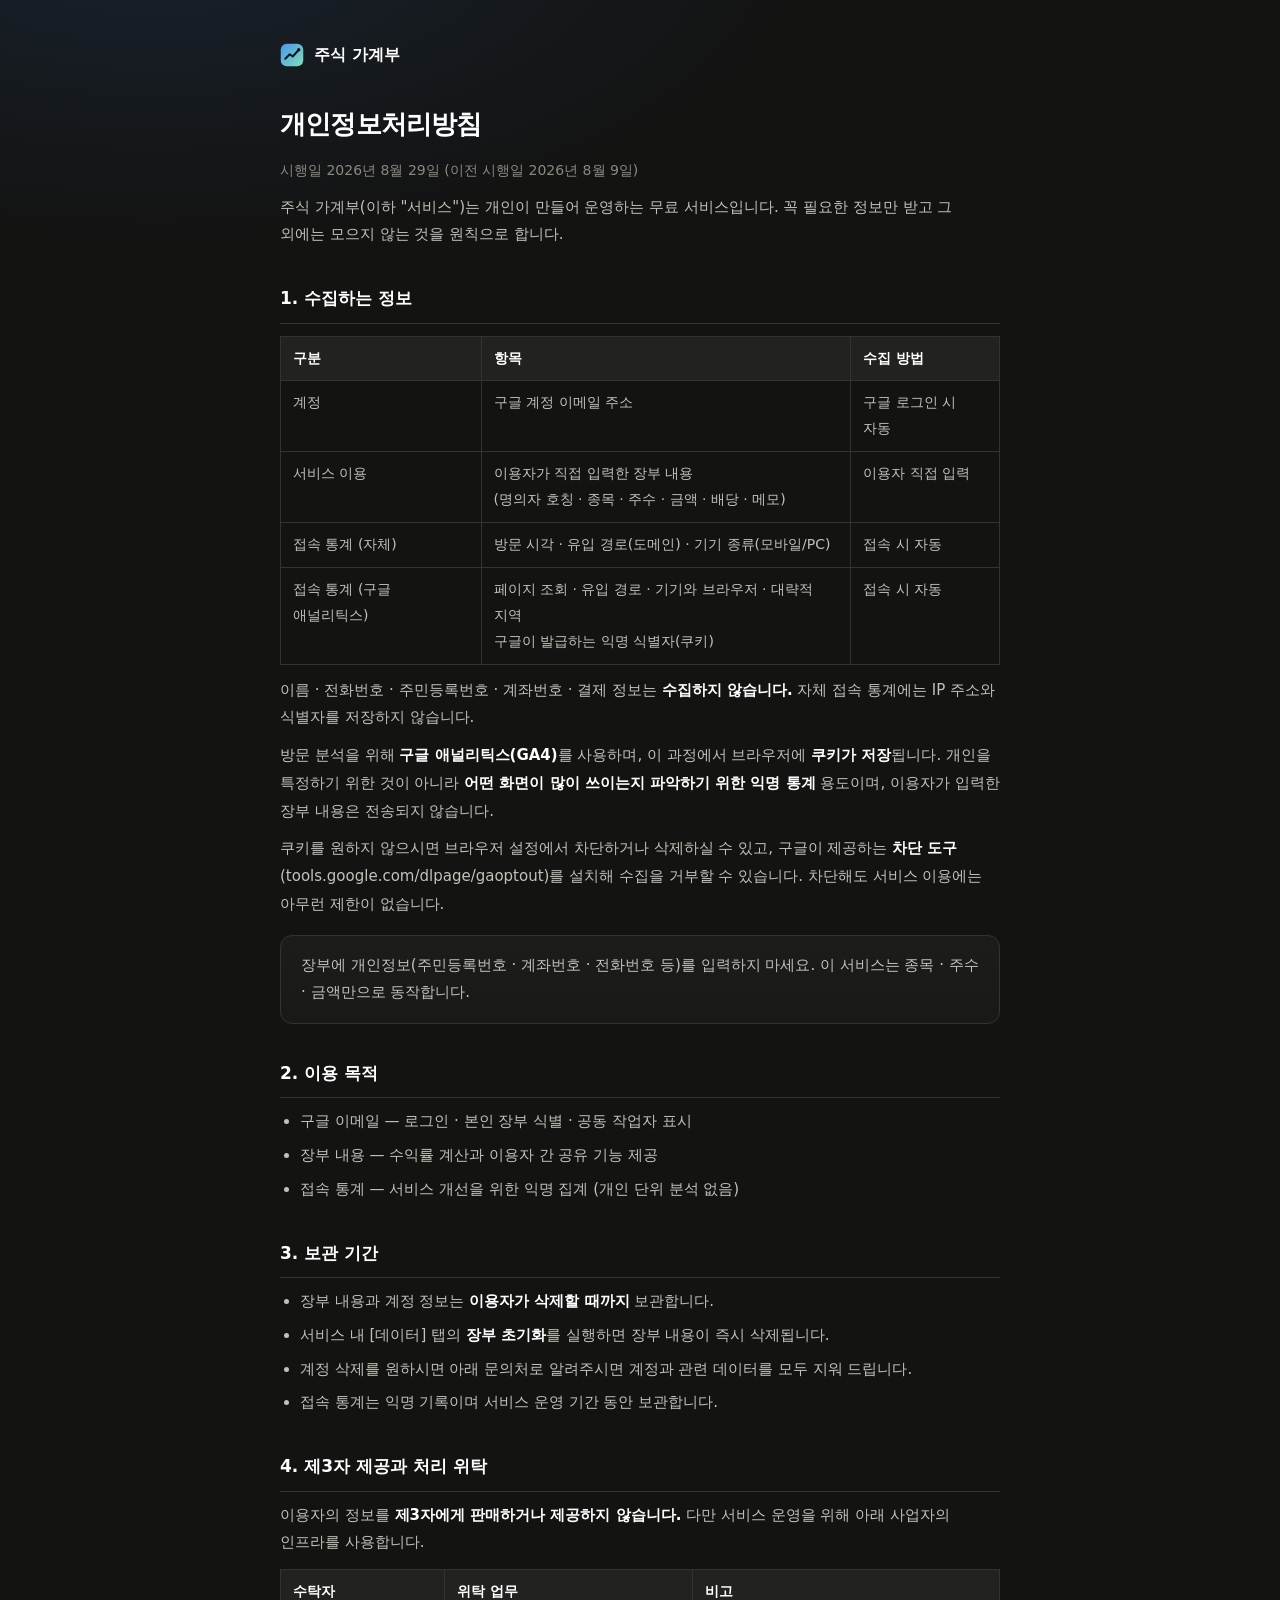
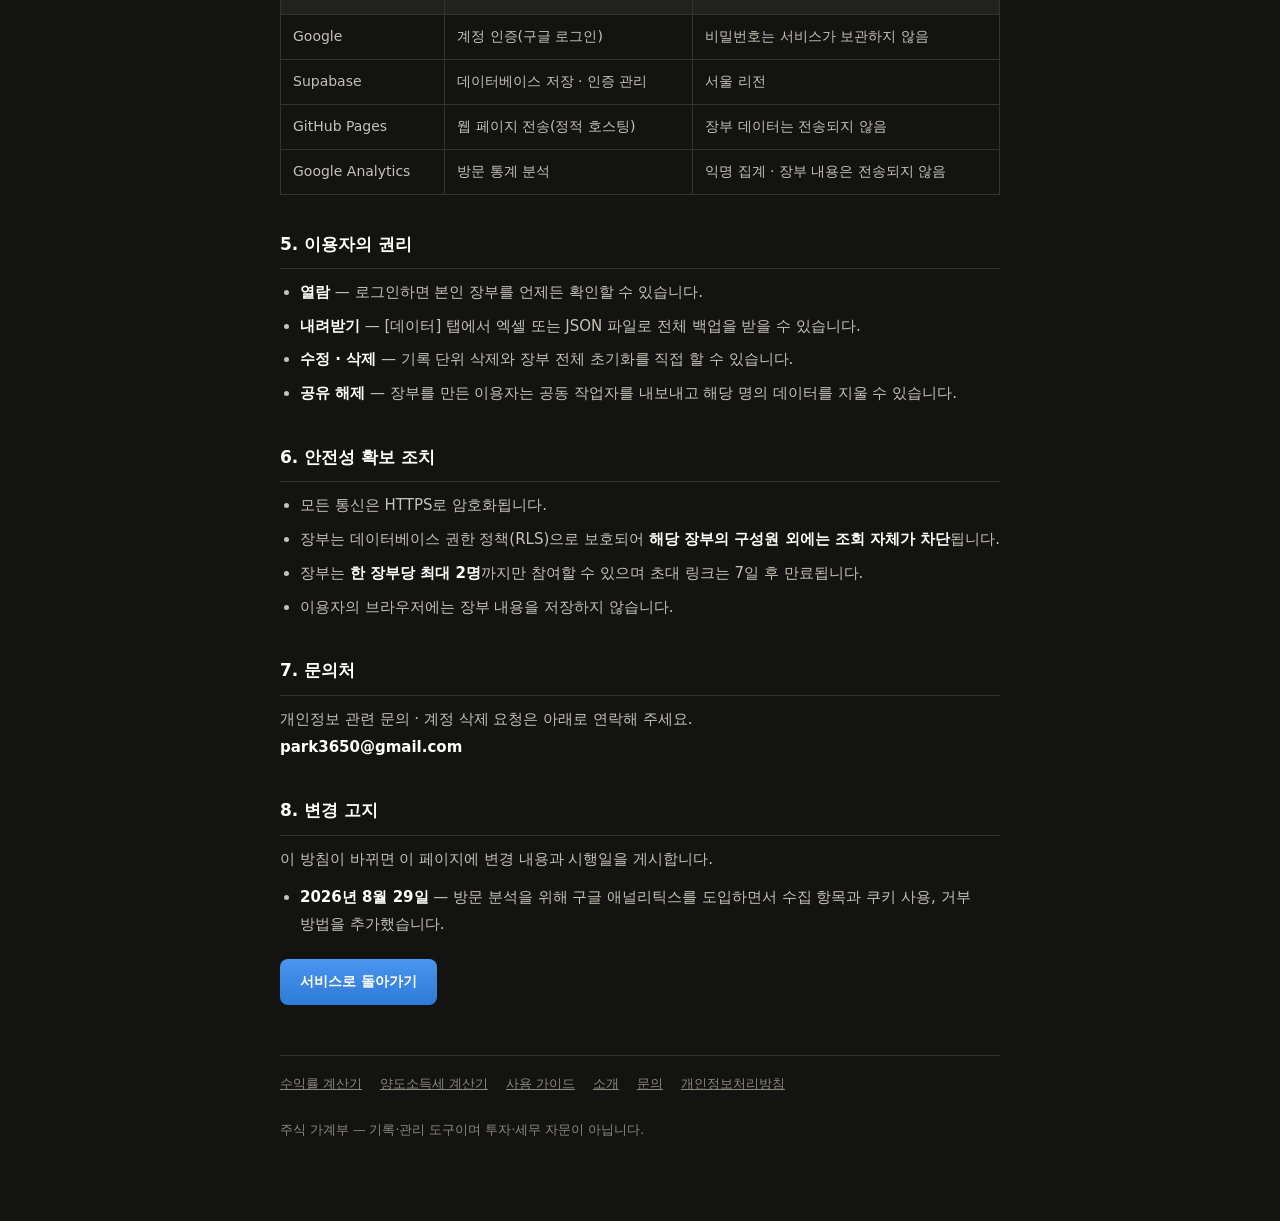
<file: privacy.html>
<!doctype html>
<html lang="ko">
<head>
<meta charset="UTF-8" />
<meta name="viewport" content="width=device-width, initial-scale=1.0" />
<meta name="theme-color" content="#131312" />
<meta name="description" content="주식 가계부 개인정보처리방침 — 수집하는 정보와 이용 목적, 보관 기간, 이용자 권리 안내." />
<title>개인정보처리방침 — 주식 가계부</title>
<link rel="canonical" href="https://duostockledger.github.io/privacy.html" />
<meta property="og:type" content="article" />
<meta property="og:site_name" content="주식 가계부" />
<meta property="og:locale" content="ko_KR" />
<meta property="og:url" content="https://duostockledger.github.io/privacy.html" />
<meta property="og:title" content="개인정보처리방침 — 주식 가계부" />
<meta property="og:description" content="주식 가계부 개인정보처리방침 — 수집하는 정보와 이용 목적, 보관 기간, 이용자 권리 안내." />
<meta property="og:image" content="https://duostockledger.github.io/og.png" />
<meta property="og:image:width" content="1200" />
<meta property="og:image:height" content="630" />
<meta name="twitter:card" content="summary_large_image" />
<link rel="icon" href="./favicon.svg" type="image/svg+xml" />
<link rel="icon" href="./favicon-32.png" sizes="32x32" type="image/png" />
<link rel="apple-touch-icon" href="./apple-touch-icon.png" />
<!-- 구글 애널리틱스 — 개인정보처리방침에 고지 -->
<script async src="https://www.googletagmanager.com/gtag/js?id=G-RTN5NM010Q"></script>
<script>
  window.dataLayer = window.dataLayer || [];
  function gtag(){dataLayer.push(arguments);}
  gtag('js', new Date());
  gtag('config', 'G-RTN5NM010Q');
</script>
<link rel="stylesheet" href="./page.css" />
</head>
<body>
<div class="wrap">

<a class="brand" href="./">
  <svg width="24" height="24" viewBox="0 0 32 32" aria-hidden="true">
    <defs><linearGradient id="bm" x1="0" y1="0" x2="1" y2="1">
      <stop offset="0" stop-color="#4a95ee" /><stop offset="1" stop-color="#7fe0b6" />
    </linearGradient></defs>
    <rect x="1" y="1" width="30" height="30" rx="8" fill="url(#bm)" />
    <path d="M7 21 L13 15 L17 18 L25 9" stroke="#10151d" stroke-width="2.6" fill="none" stroke-linecap="round" stroke-linejoin="round" />
    <circle cx="25" cy="9" r="2.2" fill="#10151d" />
  </svg>
  주식 가계부
</a>

<h1>개인정보처리방침</h1>
<p class="lead">시행일 2026년 8월 29일 (이전 시행일 2026년 8월 9일)</p>

<p>
  주식 가계부(이하 "서비스")는 개인이 만들어 운영하는 무료 서비스입니다.
  꼭 필요한 정보만 받고 그 외에는 모으지 않는 것을 원칙으로 합니다.
</p>

<h2>1. 수집하는 정보</h2>
<table>
  <tr><th>구분</th><th>항목</th><th>수집 방법</th></tr>
  <tr><td>계정</td><td>구글 계정 이메일 주소</td><td>구글 로그인 시 자동</td></tr>
  <tr><td>서비스 이용</td><td>이용자가 직접 입력한 장부 내용<br />(명의자 호칭 · 종목 · 주수 · 금액 · 배당 · 메모)</td><td>이용자 직접 입력</td></tr>
  <tr><td>접속 통계 (자체)</td><td>방문 시각 · 유입 경로(도메인) · 기기 종류(모바일/PC)</td><td>접속 시 자동</td></tr>
  <tr><td>접속 통계 (구글 애널리틱스)</td><td>페이지 조회 · 유입 경로 · 기기와 브라우저 · 대략적 지역<br />구글이 발급하는 익명 식별자(쿠키)</td><td>접속 시 자동</td></tr>
</table>
<p>
  이름 · 전화번호 · 주민등록번호 · 계좌번호 · 결제 정보는 <b>수집하지 않습니다.</b>
  자체 접속 통계에는 IP 주소와 식별자를 저장하지 않습니다.
</p>
<p>
  방문 분석을 위해 <b>구글 애널리틱스(GA4)</b>를 사용하며, 이 과정에서 브라우저에 <b>쿠키가 저장</b>됩니다.
  개인을 특정하기 위한 것이 아니라 <b>어떤 화면이 많이 쓰이는지 파악하기 위한 익명 통계</b> 용도이며,
  이용자가 입력한 장부 내용은 전송되지 않습니다.
</p>
<p>
  쿠키를 원하지 않으시면 브라우저 설정에서 차단하거나 삭제하실 수 있고,
  구글이 제공하는 <b>차단 도구</b>(tools.google.com/dlpage/gaoptout)를 설치해 수집을 거부할 수 있습니다.
  차단해도 서비스 이용에는 아무런 제한이 없습니다.
</p>
<div class="card">
  장부에 개인정보(주민등록번호 · 계좌번호 · 전화번호 등)를 입력하지 마세요.
  이 서비스는 종목 · 주수 · 금액만으로 동작합니다.
</div>

<h2>2. 이용 목적</h2>
<ul>
  <li>구글 이메일 — 로그인 · 본인 장부 식별 · 공동 작업자 표시</li>
  <li>장부 내용 — 수익률 계산과 이용자 간 공유 기능 제공</li>
  <li>접속 통계 — 서비스 개선을 위한 익명 집계 (개인 단위 분석 없음)</li>
</ul>

<h2>3. 보관 기간</h2>
<ul>
  <li>장부 내용과 계정 정보는 <b>이용자가 삭제할 때까지</b> 보관합니다.</li>
  <li>서비스 내 [데이터] 탭의 <b>장부 초기화</b>를 실행하면 장부 내용이 즉시 삭제됩니다.</li>
  <li>계정 삭제를 원하시면 아래 문의처로 알려주시면 계정과 관련 데이터를 모두 지워 드립니다.</li>
  <li>접속 통계는 익명 기록이며 서비스 운영 기간 동안 보관합니다.</li>
</ul>

<h2>4. 제3자 제공과 처리 위탁</h2>
<p>
  이용자의 정보를 <b>제3자에게 판매하거나 제공하지 않습니다.</b>
  다만 서비스 운영을 위해 아래 사업자의 인프라를 사용합니다.
</p>
<table>
  <tr><th>수탁자</th><th>위탁 업무</th><th>비고</th></tr>
  <tr><td>Google</td><td>계정 인증(구글 로그인)</td><td>비밀번호는 서비스가 보관하지 않음</td></tr>
  <tr><td>Supabase</td><td>데이터베이스 저장 · 인증 관리</td><td>서울 리전</td></tr>
  <tr><td>GitHub Pages</td><td>웹 페이지 전송(정적 호스팅)</td><td>장부 데이터는 전송되지 않음</td></tr>
  <tr><td>Google Analytics</td><td>방문 통계 분석</td><td>익명 집계 · 장부 내용은 전송되지 않음</td></tr>
</table>

<h2>5. 이용자의 권리</h2>
<ul>
  <li><b>열람</b> — 로그인하면 본인 장부를 언제든 확인할 수 있습니다.</li>
  <li><b>내려받기</b> — [데이터] 탭에서 엑셀 또는 JSON 파일로 전체 백업을 받을 수 있습니다.</li>
  <li><b>수정 · 삭제</b> — 기록 단위 삭제와 장부 전체 초기화를 직접 할 수 있습니다.</li>
  <li><b>공유 해제</b> — 장부를 만든 이용자는 공동 작업자를 내보내고 해당 명의 데이터를 지울 수 있습니다.</li>
</ul>

<h2>6. 안전성 확보 조치</h2>
<ul>
  <li>모든 통신은 HTTPS로 암호화됩니다.</li>
  <li>장부는 데이터베이스 권한 정책(RLS)으로 보호되어 <b>해당 장부의 구성원 외에는 조회 자체가 차단</b>됩니다.</li>
  <li>장부는 <b>한 장부당 최대 2명</b>까지만 참여할 수 있으며 초대 링크는 7일 후 만료됩니다.</li>
  <li>이용자의 브라우저에는 장부 내용을 저장하지 않습니다.</li>
</ul>

<h2>7. 문의처</h2>
<p>
  개인정보 관련 문의 · 계정 삭제 요청은 아래로 연락해 주세요.<br />
  <b>park3650@gmail.com</b>
</p>

<h2>8. 변경 고지</h2>
<p>
  이 방침이 바뀌면 이 페이지에 변경 내용과 시행일을 게시합니다.
</p>
<ul>
  <li><b>2026년 8월 29일</b> — 방문 분석을 위해 구글 애널리틱스를 도입하면서
      수집 항목과 쿠키 사용, 거부 방법을 추가했습니다.</li>
</ul>

<a class="cta" href="./">서비스로 돌아가기</a>

<div class="foot">
  <a href="./calculator.html">수익률 계산기</a>
  <a href="./tax-calculator.html">양도소득세 계산기</a>
  <a href="./guide.html">사용 가이드</a>
  <a href="./about.html">소개</a>
  <a href="./contact.html">문의</a>
  <a href="./privacy.html">개인정보처리방침</a>
  <br /><br />
  주식 가계부 — 기록·관리 도구이며 투자·세무 자문이 아닙니다.
</div>

</div>
</body>
</html>
</file>
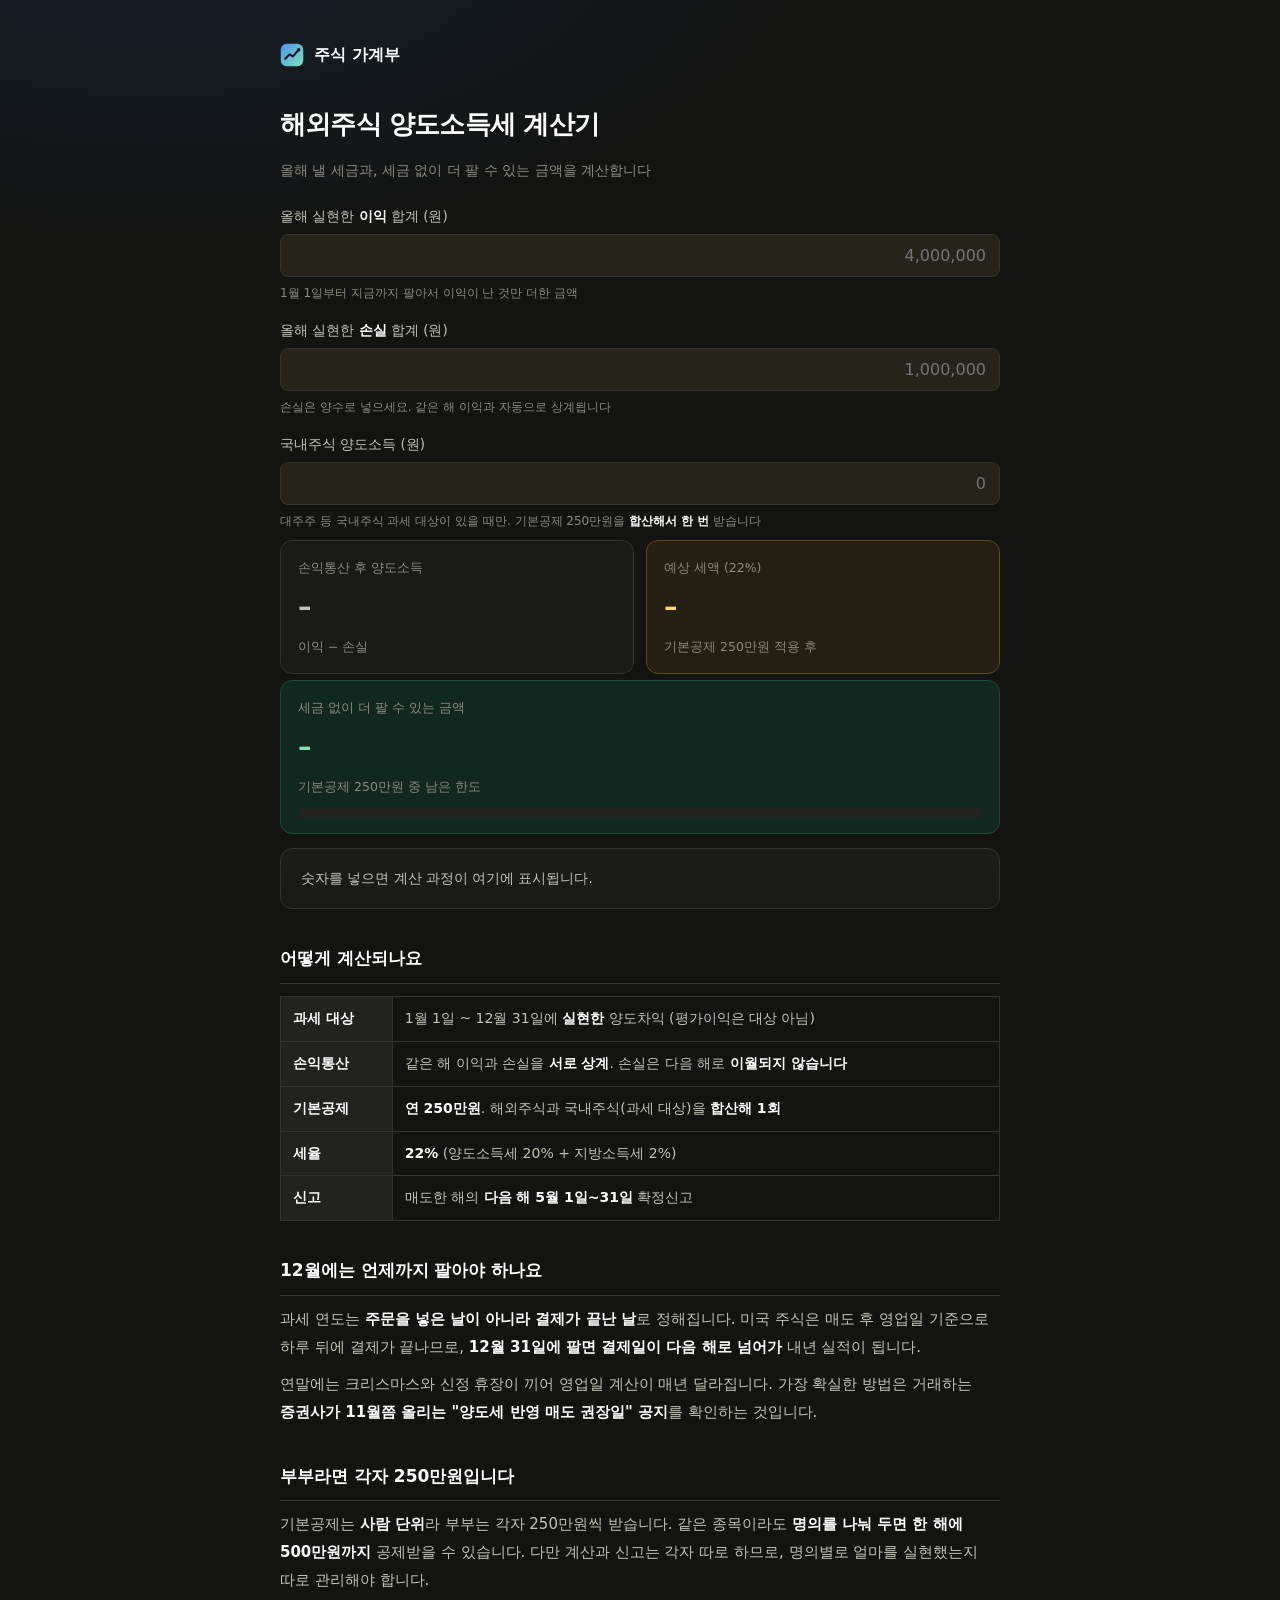
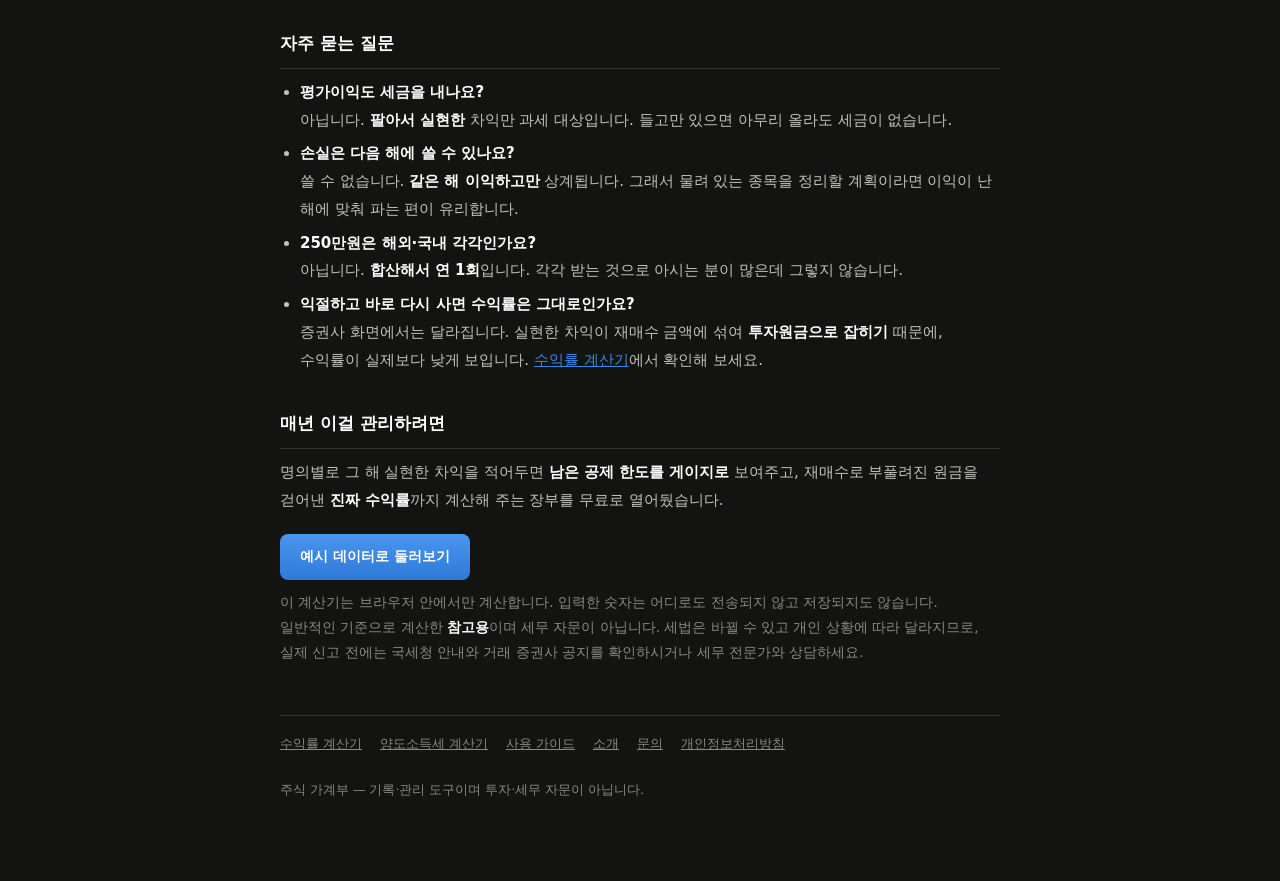
<file: tax-calculator.html>
<!doctype html>
<html lang="ko">
<head>
<meta charset="UTF-8" />
<meta name="viewport" content="width=device-width, initial-scale=1.0" />
<meta name="theme-color" content="#131312" />
<meta name="description" content="해외주식 양도소득세 계산기 — 기본공제 250만원과 세율 22%를 적용해 올해 낼 세금과 남은 공제 여력을 바로 계산합니다. 손익통산 반영, 로그인 없이 무료." />
<title>해외주식 양도소득세 계산기 — 250만원 공제와 남은 여력</title>
<link rel="canonical" href="https://duostockledger.github.io/tax-calculator.html" />
<meta property="og:type" content="article" />
<meta property="og:site_name" content="주식 가계부" />
<meta property="og:locale" content="ko_KR" />
<meta property="og:url" content="https://duostockledger.github.io/tax-calculator.html" />
<meta property="og:title" content="해외주식 양도소득세 계산기 — 250만원 공제와 남은 여력" />
<meta property="og:description" content="기본공제 250만원과 22% 세율로 올해 낼 세금과 세금 없이 더 팔 수 있는 금액을 계산합니다." />
<meta property="og:image" content="https://duostockledger.github.io/og.png" />
<meta property="og:image:width" content="1200" />
<meta property="og:image:height" content="630" />
<meta name="twitter:card" content="summary_large_image" />
<link rel="icon" href="./favicon.svg" type="image/svg+xml" />
<link rel="icon" href="./favicon-32.png" sizes="32x32" type="image/png" />
<link rel="apple-touch-icon" href="./apple-touch-icon.png" />
<!-- 구글 애널리틱스 — 개인정보처리방침에 고지 -->
<script async src="https://www.googletagmanager.com/gtag/js?id=G-RTN5NM010Q"></script>
<script>
  window.dataLayer = window.dataLayer || [];
  function gtag(){dataLayer.push(arguments);}
  gtag('js', new Date());
  gtag('config', 'G-RTN5NM010Q');
</script>
<link rel="stylesheet" href="./page.css" />
<style>
  .calc { display: grid; gap: 14px; margin: 20px 0 8px; }
  .fld { display: grid; gap: 5px; }
  .fld label { font-size: 13.5px; color: var(--dim); }
  .fld .note { font-size: 12px; color: var(--muted); }
  .fld input[type="text"] {
    background: #26231a; color: #ffd76a; border: 1px solid var(--line); border-radius: 8px;
    padding: 11px 13px; font-family: inherit; font-size: 16px; text-align: right;
    font-variant-numeric: tabular-nums; width: 100%;
  }
  .fld input:focus { outline: 1px solid var(--s1); }
  .out { display: grid; grid-template-columns: 1fr 1fr; gap: 12px; margin: 4px 0 6px; }
  @media (max-width: 560px) { .out { grid-template-columns: 1fr; } }
  .box { background: var(--surface); border: 1px solid var(--line); border-radius: 12px; padding: 15px 17px; }
  .box.hi { border-color: #1e4a3b; background: #10281f; }
  .box.warn { border-color: #5c4a20; background: #241f12; }
  .box .k { font-size: 12.5px; color: var(--muted); }
  .box .v { font-size: 27px; font-weight: 800; letter-spacing: -1px; margin-top: 3px; font-variant-numeric: tabular-nums; }
  .box .s { font-size: 12.5px; color: var(--muted); margin-top: 3px; }
  .box.hi .v { color: var(--key-ink); }
  .box.warn .v { color: #ffd76a; }
  .g-track { height: 10px; background: #222220; border-radius: 999px; overflow: hidden; margin-top: 10px; }
  .g-fill { height: 100%; background: linear-gradient(90deg, #199e70, #7fe0b6); }
  .g-fill.over { background: linear-gradient(90deg, #c98500, #e66767); }
  .steps { font-size: 13.5px; color: var(--dim); line-height: 2; }
  .steps span { color: var(--muted); }
  .steps b { color: var(--ink); font-variant-numeric: tabular-nums; }
</style>
</head>
<body>
<div class="wrap">

<a class="brand" href="./">
  <svg width="24" height="24" viewBox="0 0 32 32" aria-hidden="true">
    <defs><linearGradient id="bm" x1="0" y1="0" x2="1" y2="1">
      <stop offset="0" stop-color="#4a95ee" /><stop offset="1" stop-color="#7fe0b6" />
    </linearGradient></defs>
    <rect x="1" y="1" width="30" height="30" rx="8" fill="url(#bm)" />
    <path d="M7 21 L13 15 L17 18 L25 9" stroke="#10151d" stroke-width="2.6" fill="none" stroke-linecap="round" stroke-linejoin="round" />
    <circle cx="25" cy="9" r="2.2" fill="#10151d" />
  </svg>
  주식 가계부
</a>

<h1>해외주식 양도소득세 계산기</h1>
<p class="lead">올해 낼 세금과, 세금 없이 더 팔 수 있는 금액을 계산합니다</p>

<div class="calc">
  <div class="fld">
    <label for="gain">올해 실현한 <b>이익</b> 합계 (원)</label>
    <input id="gain" type="text" inputmode="numeric" placeholder="4,000,000" />
    <span class="note">1월 1일부터 지금까지 팔아서 이익이 난 것만 더한 금액</span>
  </div>

  <div class="fld">
    <label for="loss">올해 실현한 <b>손실</b> 합계 (원)</label>
    <input id="loss" type="text" inputmode="numeric" placeholder="1,000,000" />
    <span class="note">손실은 양수로 넣으세요. 같은 해 이익과 자동으로 상계됩니다</span>
  </div>

  <div class="fld">
    <label for="dom">국내주식 양도소득 (원)</label>
    <input id="dom" type="text" inputmode="numeric" placeholder="0" />
    <span class="note">대주주 등 국내주식 과세 대상이 있을 때만. 기본공제 250만원을 <b>합산해서 한 번</b> 받습니다</span>
  </div>
</div>

<div class="out">
  <div class="box">
    <div class="k">손익통산 후 양도소득</div>
    <div class="v" id="net">–</div>
    <div class="s" id="sNet">이익 − 손실</div>
  </div>
  <div class="box warn">
    <div class="k">예상 세액 (22%)</div>
    <div class="v" id="tax">–</div>
    <div class="s" id="sTax">기본공제 250만원 적용 후</div>
  </div>
</div>

<div class="box hi">
  <div class="k">세금 없이 더 팔 수 있는 금액</div>
  <div class="v" id="room">–</div>
  <div class="s" id="sRoom">기본공제 250만원 중 남은 한도</div>
  <div class="g-track"><div class="g-fill" id="bar" style="width:0"></div></div>
</div>

<div class="card" style="margin-top:14px">
  <div class="steps" id="steps">숫자를 넣으면 계산 과정이 여기에 표시됩니다.</div>
</div>

<h2>어떻게 계산되나요</h2>
<table>
  <tr><th>과세 대상</th><td>1월 1일 ~ 12월 31일에 <b>실현한</b> 양도차익 (평가이익은 대상 아님)</td></tr>
  <tr><th>손익통산</th><td>같은 해 이익과 손실을 <b>서로 상계</b>. 손실은 다음 해로 <b>이월되지 않습니다</b></td></tr>
  <tr><th>기본공제</th><td><b>연 250만원</b>. 해외주식과 국내주식(과세 대상)을 <b>합산해 1회</b></td></tr>
  <tr><th>세율</th><td><b>22%</b> (양도소득세 20% + 지방소득세 2%)</td></tr>
  <tr><th>신고</th><td>매도한 해의 <b>다음 해 5월 1일~31일</b> 확정신고</td></tr>
</table>

<h2>12월에는 언제까지 팔아야 하나요</h2>
<p>
  과세 연도는 <b>주문을 넣은 날이 아니라 결제가 끝난 날</b>로 정해집니다.
  미국 주식은 매도 후 영업일 기준으로 하루 뒤에 결제가 끝나므로,
  <b>12월 31일에 팔면 결제일이 다음 해로 넘어가</b> 내년 실적이 됩니다.
</p>
<p>
  연말에는 크리스마스와 신정 휴장이 끼어 영업일 계산이 매년 달라집니다.
  가장 확실한 방법은 거래하는 <b>증권사가 11월쯤 올리는 "양도세 반영 매도 권장일" 공지</b>를 확인하는 것입니다.
</p>

<h2>부부라면 각자 250만원입니다</h2>
<p>
  기본공제는 <b>사람 단위</b>라 부부는 각자 250만원씩 받습니다.
  같은 종목이라도 <b>명의를 나눠 두면 한 해에 500만원까지</b> 공제받을 수 있습니다.
  다만 계산과 신고는 각자 따로 하므로, 명의별로 얼마를 실현했는지 따로 관리해야 합니다.
</p>

<h2>자주 묻는 질문</h2>
<ul>
  <li>
    <b>평가이익도 세금을 내나요?</b><br />
    아닙니다. <b>팔아서 실현한</b> 차익만 과세 대상입니다. 들고만 있으면 아무리 올라도 세금이 없습니다.
  </li>
  <li>
    <b>손실은 다음 해에 쓸 수 있나요?</b><br />
    쓸 수 없습니다. <b>같은 해 이익하고만</b> 상계됩니다. 그래서 물려 있는 종목을 정리할 계획이라면
    이익이 난 해에 맞춰 파는 편이 유리합니다.
  </li>
  <li>
    <b>250만원은 해외·국내 각각인가요?</b><br />
    아닙니다. <b>합산해서 연 1회</b>입니다. 각각 받는 것으로 아시는 분이 많은데 그렇지 않습니다.
  </li>
  <li>
    <b>익절하고 바로 다시 사면 수익률은 그대로인가요?</b><br />
    증권사 화면에서는 달라집니다. 실현한 차익이 재매수 금액에 섞여 <b>투자원금으로 잡히기</b> 때문에,
    수익률이 실제보다 낮게 보입니다. <a href="./calculator.html">수익률 계산기</a>에서 확인해 보세요.
  </li>
</ul>

<h2>매년 이걸 관리하려면</h2>
<p>
  명의별로 그 해 실현한 차익을 적어두면 <b>남은 공제 한도를 게이지로</b> 보여주고,
  재매수로 부풀려진 원금을 걷어낸 <b>진짜 수익률</b>까지 계산해 주는 장부를 무료로 열어뒀습니다.
</p>
<a class="cta" href="./?demo=1">예시 데이터로 둘러보기</a>

<p style="color:var(--muted); font-size:13.5px">
  이 계산기는 브라우저 안에서만 계산합니다. 입력한 숫자는 어디로도 전송되지 않고 저장되지도 않습니다.<br />
  일반적인 기준으로 계산한 <b>참고용</b>이며 세무 자문이 아닙니다. 세법은 바뀔 수 있고 개인 상황에 따라 달라지므로,
  실제 신고 전에는 국세청 안내와 거래 증권사 공지를 확인하시거나 세무 전문가와 상담하세요.
</p>

<div class="foot">
  <a href="./calculator.html">수익률 계산기</a>
  <a href="./tax-calculator.html">양도소득세 계산기</a>
  <a href="./guide.html">사용 가이드</a>
  <a href="./about.html">소개</a>
  <a href="./contact.html">문의</a>
  <a href="./privacy.html">개인정보처리방침</a>
  <br /><br />
  주식 가계부 — 기록·관리 도구이며 투자·세무 자문이 아닙니다.
</div>

</div>

<script type="application/ld+json">
{
  "@context": "https://schema.org",
  "@type": "FAQPage",
  "mainEntity": [
    {
      "@type": "Question",
      "name": "해외주식 양도소득세 기본공제 250만원은 해외와 국내 각각 받나요?",
      "acceptedAnswer": { "@type": "Answer", "text": "아닙니다. 해외주식과 국내주식(과세 대상)을 합산해 연 1회 250만원을 공제합니다." }
    },
    {
      "@type": "Question",
      "name": "해외주식 평가이익도 양도소득세를 내나요?",
      "acceptedAnswer": { "@type": "Answer", "text": "아닙니다. 팔아서 실현한 차익만 과세 대상입니다. 보유만 하고 있으면 세금이 없습니다." }
    },
    {
      "@type": "Question",
      "name": "해외주식 양도차손은 다음 해로 이월되나요?",
      "acceptedAnswer": { "@type": "Answer", "text": "이월되지 않습니다. 같은 해에 실현한 이익하고만 상계됩니다." }
    },
    {
      "@type": "Question",
      "name": "12월에 해외주식을 언제까지 팔아야 올해 실적이 되나요?",
      "acceptedAnswer": { "@type": "Answer", "text": "과세 연도는 매도일이 아니라 결제일 기준입니다. 12월 31일에 팔면 결제일이 다음 해로 넘어가 내년 실적이 됩니다. 증권사가 안내하는 양도세 반영 매도 권장일을 확인하세요." }
    }
  ]
}
</script>

<script>
(function () {
  var DEDUCT = 2500000, RATE = 0.22;
  var el = {};
  ['gain', 'loss', 'dom', 'net', 'sNet', 'tax', 'sTax', 'room', 'sRoom', 'bar', 'steps']
    .forEach(function (k) { el[k] = document.getElementById(k); });

  var won = function (n) { return '₩' + Math.round(n).toLocaleString('ko-KR'); };

  function group(raw) {
    var neg = raw.indexOf('-') === 0;
    var body = raw.replace(/-/g, '');
    return (neg ? '-' : '') + body.replace(/\B(?=(\d{3})+(?!\d))/g, ',');
  }
  function onInput(e) {
    var t = e.target;
    var before = t.value.slice(0, t.selectionStart);
    var kept = (before.match(/[\d-]/g) || []).length;
    var raw = (t.value.match(/-/) ? '-' : '') + t.value.replace(/[^\d]/g, '');
    var next = group(raw);
    var i = 0, seen = 0;
    while (i < next.length && seen < kept) { if (/[\d-]/.test(next[i])) seen++; i++; }
    t.value = next;
    t.setSelectionRange(i, i);
    calc();
  }
  var num = function (k) {
    var v = el[k].value.replace(/[^\d-]/g, '');
    return v === '' || v === '-' ? 0 : Number(v);
  };

  function calc() {
    var gain = num('gain'), loss = num('loss'), dom = num('dom');
    if (!gain && !loss && !dom) {
      ['net', 'tax', 'room'].forEach(function (k) { el[k].textContent = '–'; });
      el.sNet.textContent = '이익 − 손실';
      el.sTax.textContent = '기본공제 250만원 적용 후';
      el.sRoom.textContent = '기본공제 250만원 중 남은 한도';
      el.bar.style.width = '0';
      el.steps.innerHTML = '숫자를 넣으면 계산 과정이 여기에 표시됩니다.';
      return;
    }

    var net = gain - loss + dom;              // 손익통산 (국내 과세분 합산)
    var base = Math.max(0, net - DEDUCT);     // 과세표준
    var tax = base * RATE;
    var used = Math.max(0, Math.min(net, DEDUCT));   // 공제 중 쓴 만큼 (막대 표시용)
    // 세금이 0으로 유지되는 조건은 (통산 + 추가실현) ≤ 250만.
    // 통산이 마이너스면 그 손실만큼 더 실현할 수 있다 (같은 해 안에서는 상계되므로).
    var room = Math.max(0, DEDUCT - net);

    el.net.textContent = won(net);
    el.sNet.textContent = net < 0 ? '손실이 더 큽니다 — 낼 세금이 없습니다' : '이익 − 손실' + (dom ? ' + 국내분' : '');

    el.tax.textContent = won(tax);
    el.sTax.textContent = base > 0 ? '과세표준 ' + won(base) + ' × 22%'
      : net < 0 ? '손실이 더 커서 낼 세금이 없습니다' : '공제 범위 안이라 세금이 없습니다';

    el.room.textContent = won(room);
    el.sRoom.textContent = room > 0
      ? '지금 ' + won(room) + '까지 더 실현해도 세금이 없습니다'
      : '공제를 모두 썼습니다. 더 실현하면 22%가 붙습니다';
    el.bar.style.width = Math.min(100, (used / DEDUCT) * 100) + '%';
    el.bar.className = 'g-fill' + (room === 0 ? ' over' : '');

    var rows = [
      ['실현 이익', won(gain)],
      loss ? ['− 실현 손실', won(loss)] : null,
      dom ? ['+ 국내주식 양도소득', won(dom)] : null,
      ['= 손익통산', won(net)],
      ['− 기본공제', won(Math.min(Math.max(0, net), DEDUCT))],
      ['= 과세표준', won(base)],
      ['× 22%', won(tax)],
    ].filter(Boolean);
    el.steps.innerHTML = rows.map(function (r) {
      return '<span>' + r[0] + '</span> &nbsp; <b>' + r[1] + '</b>';
    }).join('<br />');
  }

  ['gain', 'loss', 'dom'].forEach(function (k) { el[k].addEventListener('input', onInput); });
})();
</script>
</body>
</html>
</file>
<file: assets/index-DEl2LK3-.css>
:root{--bg: #131312;--surface: #1a1a19;--surface2: #222220;--line: #34332e;--ink: #ffffff;--dim: #c3c2b7;--muted: #8a897e;--s1: #3987e5;--s2: #d95926;--good: #199e70;--bad: #e66767;--amber: #c98500;--input-bg: #26231a;--input-ink: #ffd76a;--key-bg: #10281f;--key-ink: #7fe0b6;--radius: 10px}*{box-sizing:border-box}html,body{margin:0;padding:0}html{scrollbar-gutter:stable}body{background:radial-gradient(1100px 520px at 12% -8%,rgba(57,135,229,.13),transparent 60%),radial-gradient(900px 480px at 108% 12%,rgba(217,89,38,.08),transparent 55%),var(--bg);background-attachment:fixed;color:var(--ink);font-family:Pretendard,Malgun Gothic,맑은 고딕,system-ui,sans-serif;font-size:14px;line-height:1.5;word-break:keep-all;overflow-wrap:break-word}#root{max-width:1080px;margin:0 auto;padding:30px 16px 80px}.app-head{display:flex;align-items:center;gap:12px;flex-wrap:wrap;margin-bottom:16px}.app-head h1{font-size:22px;margin:0;letter-spacing:-.5px;display:flex;align-items:center;gap:9px}.app-head .tagline{color:var(--muted);font-size:12px}.privacy-note{color:var(--muted);font-size:12px;margin:2px 0 14px}.privacy-note b{color:var(--key-ink);font-weight:600}.tabs{display:flex;gap:8px;flex-wrap:wrap;margin-bottom:28px}.tabs a{background:var(--surface);color:var(--dim);border:1px solid var(--line);padding:9px 16px;border-radius:999px;cursor:pointer;font-size:13px;font-family:inherit;text-decoration:none;display:inline-block;line-height:1.5}.tabs a.on{background:linear-gradient(180deg,#4a95ee,#2e7ad8);border-color:transparent;color:#fff;font-weight:600;box-shadow:0 3px 12px #3987e540}.tabs a:hover:not(.on){border-color:var(--s1);color:var(--ink)}.tabs a .tab-badge{display:inline-block;margin-left:6px;min-width:17px;padding:0 5px;background:var(--bad);color:#fff;border-radius:999px;font-size:11px;font-weight:700;line-height:17px;text-align:center;vertical-align:1px}.tabs a.guide{margin-left:auto;color:var(--key-ink);background:var(--key-bg);border-color:#1e4a3b}.tabs a.guide:hover{background:#16382c;color:#fff;border-color:#2b6a54}@media (max-width: 620px){.tabs a.guide{margin-left:0}}.grid{display:grid;gap:14px}.grid>*,.card,.row>*{min-width:0}.grid.kpi{grid-template-columns:repeat(auto-fit,minmax(180px,1fr))}.grid.two{grid-template-columns:1fr 1fr}@media (max-width: 820px){.grid.two{grid-template-columns:1fr}}.card{background:linear-gradient(180deg,#1c1c1b,#191918);border:1px solid var(--line);border-radius:12px;padding:14px 16px;box-shadow:inset 0 1px #ffffff08,0 10px 30px #00000038}.card h3{margin:0 0 10px;font-size:13px;color:var(--dim);font-weight:600}.card h3 .sub{color:var(--muted);font-weight:400;margin-left:6px}.kpi .label{color:var(--muted);font-size:12px}.kpi .num{font-size:22px;font-weight:700;letter-spacing:-.5px;margin-top:2px}.kpi .delta{font-size:12px;margin-top:2px}.pos{color:var(--key-ink)}.neg{color:var(--bad)}.section-gap{margin-top:14px}.tbl{width:100%;border-collapse:collapse;font-size:13px}.tbl th{color:var(--muted);font-weight:600;text-align:center;padding:6px 8px;border-bottom:1px solid var(--line);white-space:nowrap}.tbl td{padding:6px 8px;border-bottom:1px solid var(--line);text-align:center;white-space:nowrap;font-variant-numeric:tabular-nums}.tbl tr:last-child td{border-bottom:none}.tbl tr:hover td{background:var(--surface2)}.tbl .key{color:var(--key-ink);font-weight:600}.tbl-wrap{overflow-x:auto;max-width:100%}.tbl-wrap.freeze{max-height:68vh;overflow:auto;--c1: 80px;--c2: 62px;--c3: 72px;--frz: #1b1b1a}.tbl-wrap.freeze thead th{position:sticky;top:0;z-index:2;background:var(--frz);box-shadow:inset 0 -1px 0 var(--line)}.tbl-wrap.fz3 th:nth-child(-n+3),.tbl-wrap.fz3 td:nth-child(-n+3),.tbl-wrap.fz1 th:nth-child(1),.tbl-wrap.fz1 td:nth-child(1){position:sticky;background:var(--frz);overflow:hidden;text-overflow:ellipsis}.tbl-wrap.fz3 th:nth-child(1),.tbl-wrap.fz3 td:nth-child(1),.tbl-wrap.fz1 th:nth-child(1),.tbl-wrap.fz1 td:nth-child(1){left:0;width:var(--c1);min-width:var(--c1);max-width:var(--c1)}.tbl-wrap.fz3 th:nth-child(2),.tbl-wrap.fz3 td:nth-child(2){left:var(--c1);width:var(--c2);min-width:var(--c2);max-width:var(--c2)}.tbl-wrap.fz3 th:nth-child(3),.tbl-wrap.fz3 td:nth-child(3){left:calc(var(--c1) + var(--c2));width:var(--c3);min-width:var(--c3);max-width:var(--c3)}.tbl-wrap.fz3 td:nth-child(3),.tbl-wrap.fz1 td:nth-child(1){box-shadow:1px 0 0 var(--line)}.tbl-wrap.fz3 thead th:nth-child(3),.tbl-wrap.fz1 thead th:nth-child(1){box-shadow:inset 0 -1px 0 var(--line),1px 0 0 var(--line)}.tbl-wrap.fz3 thead th:nth-child(-n+3),.tbl-wrap.fz1 thead th:nth-child(1){z-index:3}.tbl-wrap.fz3 tr:hover td:nth-child(-n+3),.tbl-wrap.fz1 tr:hover td:nth-child(1){background:var(--surface2)}@media (max-width: 620px){.tbl-wrap.freeze{--c1: 74px;--c2: 48px;--c3: 56px;max-height:62vh}.tbl-wrap.freeze .tbl th,.tbl-wrap.freeze .tbl td{padding:6px 5px}}input,select,textarea{background:var(--input-bg);color:var(--input-ink);border:1px solid var(--line);border-radius:6px;padding:6px 8px;font-family:inherit;font-size:13px;max-width:100%}input:focus,select:focus,textarea:focus{outline:1px solid var(--s1)}@media (max-width: 820px){input,select,textarea{font-size:16px}}input[type=number]{text-align:right;width:110px;-moz-appearance:textfield;-webkit-appearance:textfield;appearance:textfield}.num-in{text-align:right;width:110px;font-variant-numeric:tabular-nums}input[type=number]::-webkit-outer-spin-button,input[type=number]::-webkit-inner-spin-button{-webkit-appearance:none;margin:0}input::placeholder{color:#6d6a58}.act{background:linear-gradient(180deg,#4a95ee,#2e7ad8);color:#fff;border:none;border-radius:8px;padding:8px 16px;cursor:pointer;font-family:inherit;font-size:13px;font-weight:600;text-decoration:none;display:inline-block;text-align:center;line-height:1.5;box-shadow:0 3px 12px #3987e540}.act.ghost{background:#ffffff0a;color:var(--dim);border:1px solid var(--line);box-shadow:none}.act.danger{background:transparent;color:var(--bad);border:1px solid var(--bad);box-shadow:none}.act:hover{filter:brightness(1.12)}a.act,a.act:visited{color:#fff}a.act.ghost,a.act.ghost:visited{color:var(--dim)}.row{display:flex;gap:8px;align-items:center;flex-wrap:wrap}.row-del{background:none;border:none;color:var(--muted);cursor:pointer;padding:0 6px;font-size:14px;line-height:1;font-family:inherit}.row-del:hover{color:var(--bad)}.hint{color:var(--muted);font-size:12px}.warn{color:var(--amber);font-size:12px}.chart-box{position:relative}.chart-box svg{display:block;width:100%;height:auto}.tooltip{position:absolute;pointer-events:none;background:#0c0c0b;border:1px solid var(--line);border-radius:8px;padding:8px 10px;font-size:12px;color:var(--ink);box-shadow:0 6px 20px #00000080;z-index:5;white-space:nowrap}.tooltip .t-title{color:var(--muted);margin-bottom:3px}.legend{display:flex;gap:14px;margin-top:6px;font-size:12px;color:var(--dim)}.legend .chip{display:inline-block;width:10px;height:10px;border-radius:3px;margin-right:5px;vertical-align:-1px}.gauge{margin:8px 0}.gauge .g-label{display:flex;justify-content:space-between;font-size:12px;color:var(--dim);margin-bottom:4px}.gauge .g-track{height:10px;background:var(--surface2);border-radius:999px;overflow:hidden}.gauge .g-fill{height:100%;border-radius:999px;background:var(--good)}.gauge .g-fill.over{background:var(--bad)}.empty{border:1px solid var(--line);border-radius:16px;padding:36px 28px;background:linear-gradient(180deg,#1d1d1c,#181817);box-shadow:inset 0 1px #ffffff08,0 14px 40px #0000004d;text-align:center;color:var(--dim)}.empty h2{color:var(--ink);font-size:20px;margin:0 0 6px;letter-spacing:-.5px}.empty p{margin:4px 0 18px;font-size:13px}.empty .row{justify-content:center}textarea.code{width:100%;min-height:90px;font-family:Consolas,monospace;font-size:11px;color:var(--dim)}.footer-note{margin-top:28px;color:var(--muted);font-size:11px;border-top:1px solid var(--line);padding-top:10px}.foot-links{display:block;margin-bottom:6px}.foot-links a{color:var(--dim);font-size:12px;text-decoration:none;margin-right:16px}.foot-links a:hover{color:var(--s1);text-decoration:underline}.overlay{position:fixed;top:0;right:0;bottom:0;left:0;background:#0009;z-index:50;display:flex;align-items:center;justify-content:center;padding:20px}.modal{background:var(--surface);border:1px solid var(--line);border-radius:var(--radius);padding:18px 20px;max-width:560px;width:100%;max-height:85vh;overflow-y:auto;box-shadow:0 20px 60px #0009}.modal ul{padding-left:18px;margin:10px 0 12px}.modal li{font-size:12.5px;color:var(--dim);margin-bottom:7px;line-height:1.6;word-break:keep-all}.demo-bar{display:flex;align-items:center;justify-content:space-between;gap:14px;flex-wrap:wrap;background:linear-gradient(180deg,#23211a,#1e1c16);border:1px solid #4a4432;border-radius:12px;padding:12px 16px;margin-bottom:14px;color:var(--dim);font-size:13px}.demo-bar b{color:var(--input-ink)}.toast{position:fixed;bottom:26px;left:50%;transform:translate(-50%);z-index:60;max-width:min(92vw,560px);background:var(--key-bg);color:var(--key-ink);border:1px solid #1e4a3b;border-radius:999px;padding:10px 20px;font-size:13px;font-weight:600;box-shadow:0 10px 34px #00000080;animation:toast-in .18s ease-out;word-break:keep-all;text-align:center}@keyframes toast-in{0%{opacity:0;transform:translate(-50%) translateY(8px)}to{opacity:1;transform:translate(-50%) translateY(0)}}.sync-chip{font-size:11px;color:var(--key-ink);background:var(--key-bg);border:1px solid #1e4a3b;border-radius:999px;padding:3px 10px}.sync-chip.bad{color:var(--bad);background:#2a1616;border-color:#5c2a2a}details.legacy{margin-top:12px}details.legacy summary{cursor:pointer;color:var(--muted);font-size:12px}details.legacy[open] summary{margin-bottom:8px}.gate-wrap{min-height:calc(100vh - 110px);display:flex;flex-direction:column}.gate{flex:1;display:grid;grid-template-columns:1.05fr .95fr;gap:52px;align-items:center;padding:44px 0 28px}.brand{display:flex;align-items:center;gap:10px;font-weight:700;font-size:16px;letter-spacing:-.3px;margin-bottom:26px}.gate h2{font-size:clamp(26px,4.2vw,38px);line-height:1.22;margin:0 0 14px;letter-spacing:-1.2px;font-weight:800}.gate h2 em{font-style:normal;background:linear-gradient(92deg,#6aa9f2,#8ee7c0);-webkit-background-clip:text;background-clip:text;color:transparent}.gate .lead{color:var(--dim);font-size:15px;line-height:1.7;margin:0 0 26px;max-width:46ch;word-break:keep-all}.feat>span:last-child,.empty p{word-break:keep-all}.feats{display:grid;grid-template-columns:repeat(3,1fr);gap:10px;margin-top:34px}.feat{background:#ffffff06;border:1px solid var(--line);border-radius:12px;padding:13px 14px;display:flex;flex-direction:column;gap:3px}.feat b{font-size:13px;color:var(--ink)}.feat>span:last-child{color:var(--muted);font-size:11.5px;line-height:1.5}.f-ico{width:27px;height:27px;border-radius:8px;display:flex;align-items:center;justify-content:center;background:linear-gradient(135deg,#3987e547,#7fe0b62e);color:#9ec9f5;font-size:13px;font-weight:700;margin-bottom:6px}.gbtn{display:inline-flex;align-items:center;gap:11px;background:#fff;color:#1f1f1f;border:none;border-radius:999px;padding:12px 28px 12px 20px;font-size:15px;font-weight:700;font-family:inherit;cursor:pointer;box-shadow:0 4px 18px #00000059,0 0 0 1px #ffffff14;transition:transform .12s ease,box-shadow .12s ease}.gbtn:hover{transform:translateY(-1px);box-shadow:0 8px 26px #3987e54d,0 0 0 1px #ffffff1f}.gbtn:disabled{opacity:.6;cursor:default;transform:none}.gate-mock{position:relative}.mock-card{background:linear-gradient(180deg,#1d1d1c,#161615);border:1px solid #3a3934;border-radius:16px;padding:20px;box-shadow:0 24px 70px #0000008c,0 0 90px #3987e517}.mock-chip{position:absolute;top:-12px;right:20px;z-index:2;font-size:11px;color:var(--key-ink);background:var(--key-bg);border:1px solid #1e4a3b;border-radius:999px;padding:4px 12px;box-shadow:0 6px 18px #0006}.mock-kpis{display:flex;gap:28px;margin-bottom:14px}.m-label{display:block;color:var(--muted);font-size:11px}.m-num{font-size:19px;font-weight:800;letter-spacing:-.5px}.mock-chart{width:100%;height:auto;display:block}.mock-legend{display:flex;gap:14px;font-size:11px;color:var(--dim);margin-top:8px}.mock-legend i{width:9px;height:9px;border-radius:3px;display:inline-block;margin-right:5px}@media (max-width: 880px){.gate{grid-template-columns:1fr;gap:30px;padding-top:24px}.gate-mock{order:2;max-width:440px;width:100%;margin:0 auto}.feats{margin-top:26px}}@media (max-width: 560px){.feats{grid-template-columns:1fr}}
</file>
<file: page.css>
/* 공개 정적 페이지 공통 스타일 — 앱 다크 테마와 동일 계열 */
:root {
  --bg: #131312;
  --surface: #1a1a19;
  --line: #34332e;
  --ink: #ffffff;
  --dim: #c3c2b7;
  --muted: #8a897e;
  --s1: #3987e5;
  --key-ink: #7fe0b6;
}
* { box-sizing: border-box; }
html, body { margin: 0; padding: 0; }
body {
  background:
    radial-gradient(1100px 520px at 12% -8%, rgba(57, 135, 229, .13), transparent 60%),
    var(--bg);
  background-attachment: fixed;
  color: var(--dim);
  font-family: 'Pretendard', 'Malgun Gothic', '맑은 고딕', system-ui, sans-serif;
  font-size: 15px;
  line-height: 1.85;
  word-break: keep-all;
  overflow-wrap: break-word;
}
.wrap { max-width: 760px; margin: 0 auto; padding: 40px 20px 80px; }
.brand {
  display: inline-flex; align-items: center; gap: 10px;
  color: var(--ink); font-weight: 700; font-size: 16px;
  text-decoration: none; margin-bottom: 30px;
}
.brand svg { flex-shrink: 0; }
h1 { color: var(--ink); font-size: 26px; letter-spacing: -0.8px; margin: 0 0 8px; }
h2 {
  color: var(--ink); font-size: 17px; margin: 34px 0 10px;
  padding-bottom: 8px; border-bottom: 1px solid var(--line);
}
p { margin: 10px 0; }
ul { padding-left: 20px; margin: 10px 0; }
li { margin: 6px 0; }
b { color: var(--ink); }
a { color: var(--s1); }
.lead { color: var(--muted); font-size: 14px; margin-bottom: 4px; }
.card {
  background: linear-gradient(180deg, #1c1c1b, #191918);
  border: 1px solid var(--line); border-radius: 12px;
  padding: 16px 20px; margin: 16px 0;
}
table { width: 100%; border-collapse: collapse; font-size: 14px; margin: 12px 0; }
th, td { border: 1px solid var(--line); padding: 9px 12px; text-align: left; vertical-align: top; }
th { background: #222220; color: var(--ink); font-weight: 600; white-space: nowrap; }
.cta {
  display: inline-block; background: linear-gradient(180deg, #4a95ee, #2e7ad8);
  color: #fff; text-decoration: none; border-radius: 8px;
  padding: 10px 20px; font-weight: 600; font-size: 14px; margin-top: 10px;
}
.foot {
  margin-top: 50px; padding-top: 16px; border-top: 1px solid var(--line);
  color: var(--muted); font-size: 12.5px;
}
.foot a { color: var(--muted); margin-right: 14px; }
</file>
